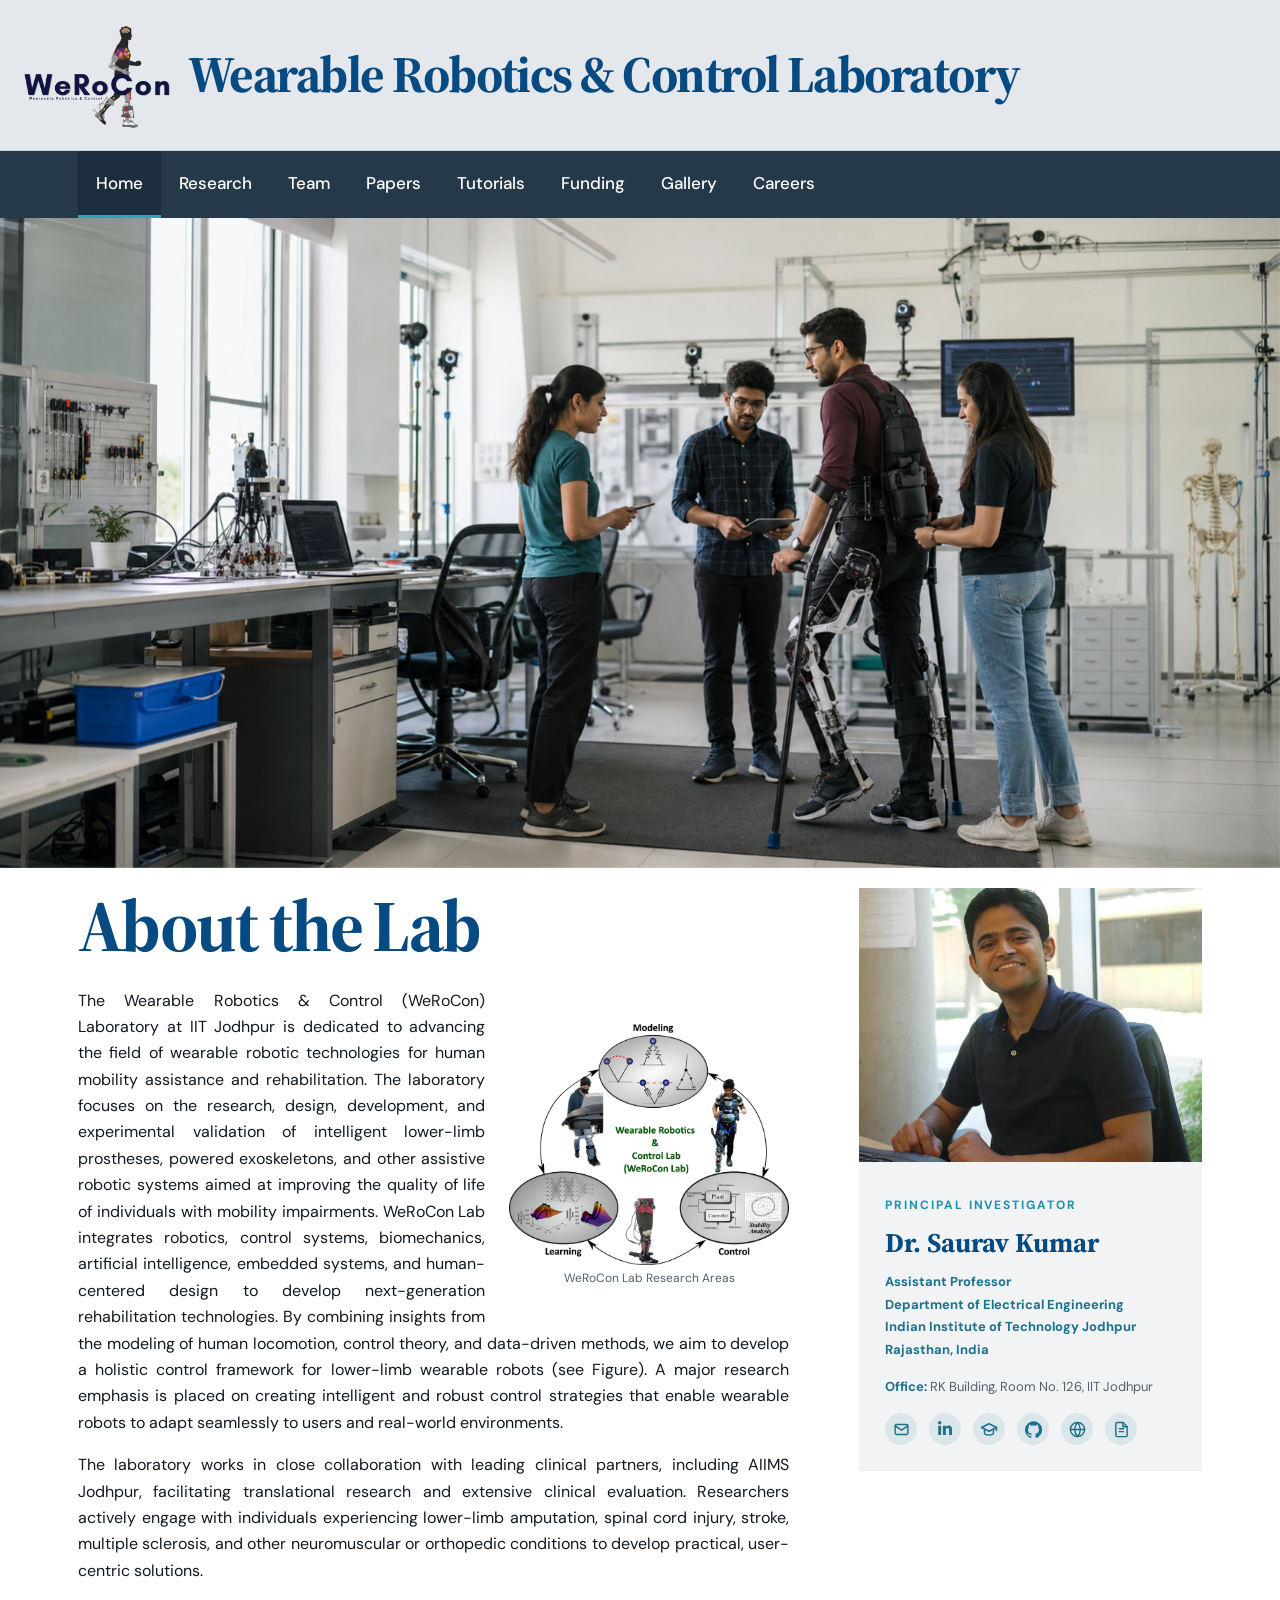
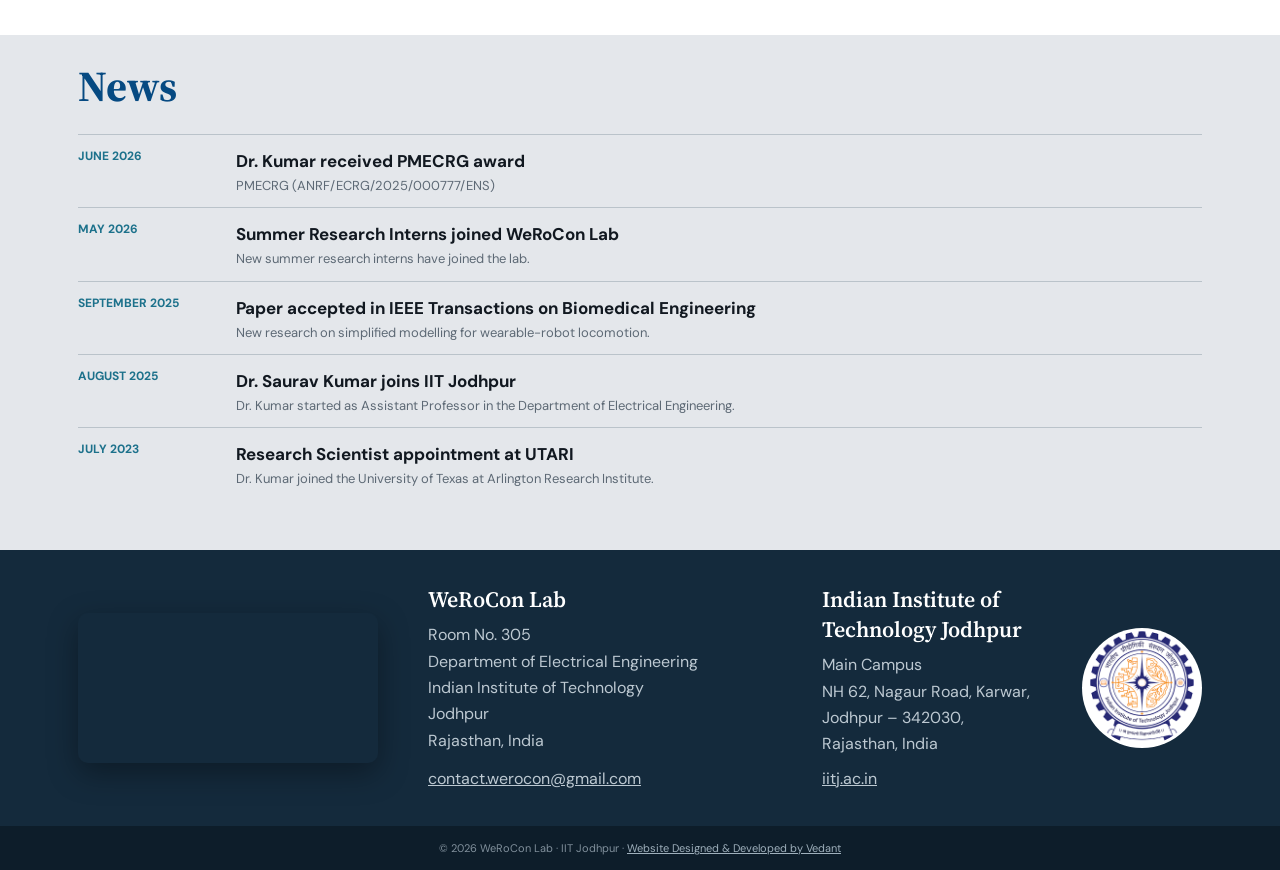
<file: index.html>
<!doctype html><html lang="en"><head><meta charset="utf-8"><meta name="viewport" content="width=device-width,initial-scale=1"><title>WeRoCon Lab | IIT Jodhpur</title><link rel="preconnect" href="https://fonts.googleapis.com"><link rel="preconnect" href="https://fonts.gstatic.com" crossorigin><link href="https://fonts.googleapis.com/css2?family=DM+Sans:wght@400;500;600;700&family=Source+Serif+4:wght@600;700&display=swap" rel="stylesheet"><style>
:root{--blue:#064a82;--black:#111820;--light:#e6e9ed;--muted:#5d6975;--line:#d8dee4;--max:1180px}*{box-sizing:border-box}body{margin:0;color:var(--black);font:16px/1.65 'DM Sans',sans-serif;background:white}a{text-decoration:none;color:inherit}.wrap{max-width:var(--max);margin:auto;padding-left:28px;padding-right:28px}.mast{background:#e4e7eb;border-bottom:1px solid #cbd2d8}.mast .wrap{max-width:none;padding-left:0;padding-right:28px}.mastin{min-height:110px;display:flex;align-items:center;gap:14px}.labmark{width:66px;height:66px}.title strong{display:block;color:var(--blue);font:700 clamp(22px,4vw,56px)/1.08 'Source Serif 4',serif;letter-spacing:-.03em;white-space:nowrap}.title span{color:#57636e;text-transform:uppercase;letter-spacing:.11em;font-size:12px}nav{background:#26394a;color:white;position:sticky;top:0;z-index:10}.navin{display:flex;flex-wrap:wrap}.navin a{padding:18px 18px;border-bottom:3px solid transparent;font-size:17px;font-weight:500}.navin a:hover,.navin a.active{background:#1c2d3d;border-bottom-color:#27a6bf}
.intro{display:grid;grid-template-columns:1.35fr .65fr;gap:70px;padding-top:20px;padding-bottom:35px}.eyebrow{color:#1c91ad;text-transform:uppercase;letter-spacing:.16em;font-weight:700;font-size:12px}h1,h2,h3{font-family:'Source Serif 4',serif}h1{color:var(--blue);font-size:clamp(43px,6vw,73px);line-height:1.02;letter-spacing:-.035em;margin:0 0 25px}.welcome .lead{font-size:20px;color:#435362}.welcome p{max-width:720px;text-align:justify}.side-col{align-self:start;display:flex;flex-direction:column;gap:16px}.pi-card{background:#f1f3f5}.cycle-fig{margin:0;background:#f1f3f5;padding:0}.cycle-fig img{width:100%;height:auto;display:block}.cycle-fig figcaption{font-size:12.5px;color:#52606d;text-align:center;padding:4px 6px}.cycle-fig-inline{float:right;width:280px;max-width:40%;margin:36px 0 14px 24px}.cycle-fig-inline img{width:100%;height:auto;display:block}.cycle-fig-inline figcaption{font-size:12px;color:#52606d;text-align:center;padding:4px 6px}.pi-card img{width:100%;aspect-ratio:1.25/1;object-fit:cover;object-position:center 25%}.pi-copy{padding:26px}.pi-card h2{color:var(--blue);font-size:27px;margin:5px 0;white-space:nowrap}.role{font-size:13px;color:#1c718b;font-weight:700;margin-bottom:17px}.pi-card p{font-size:14px;color:#52606d;margin-bottom:0}.profile{display:inline-block;color:var(--blue);font-weight:700;font-size:13px;margin-top:15px}.block{background:#e4e7eb;padding-top:16px;padding-bottom:50px}.block h2{color:var(--blue);font-size:43px;margin:0 0 12px}.socials{display:flex;gap:12px;margin-top:16px}.socials a{color:#1c718b;display:inline-flex;align-items:center;justify-content:center;width:32px;height:32px;border-radius:50%;background:rgba(28,113,139,.1);transition:color .15s ease,transform .15s ease,background .15s ease}.socials a:hover{background:rgba(6,74,130,.14);color:var(--blue);transform:translateY(-2px)}.socials svg{display:block}.pi-office{font-size:13px;color:#52606d;margin-top:14px}.pi-office b{color:#1c718b}.news-item{display:grid;grid-template-columns:130px 1fr;gap:28px;border-top:1px solid #bac3ca;padding:12px 0}.date{color:#1c718b;font-size:12px;font-weight:700}.news-item h3{font-family:'DM Sans';font-size:17px;margin:0 0 2px}.news-item p{color:var(--muted);font-size:13px;line-height:1.4;margin:0;white-space:nowrap;overflow:hidden;text-overflow:ellipsis}.tag{font-size:10px;letter-spacing:.1em;text-transform:uppercase;border:1px solid #aab4bd;border-radius:16px;padding:4px 10px;height:max-content}
footer{background:#142a3c;color:#d5dce2}
.footin{display:grid;grid-template-columns:auto 1fr auto;gap:50px;align-items:stretch;padding-top:26px;padding-bottom:26px}.lab-video{align-self:center}
.foot-link{display:inline-block;margin-top:8px}.address{display:flex;flex-direction:column;justify-content:space-between}.iitj .foot-body{display:flex;flex-direction:column;justify-content:space-between;flex:1}
.iitj{max-width:380px}
.lab-video{height:150px;width:auto;max-width:100%;border-radius:10px;display:block;box-shadow:0 10px 30px rgba(0,0,0,.35)}
.address small,.iitj small{display:block;color:#84a2b8;text-transform:uppercase;letter-spacing:.15em;margin-bottom:10px;font-size:12px}
.address strong{display:block;color:white;font:600 22px 'Source Serif 4';margin-bottom:8px}
.address p{margin:0;color:#bdc9d2}
.iitj b{display:block;font:600 22px 'Source Serif 4';color:white;margin-bottom:8px}
.iitj span{font-size:16px;color:#bdc9d2;line-height:1.65}
.iitj .official-logo{display:block;flex-shrink:0;width:120px;height:120px;object-fit:contain;background:white;border-radius:50%;padding:3px;margin-top:44px}
.copyright{background:#0d1d2a;text-align:center;padding:13px;color:#81909c;font-size:11px}
@media(max-width:820px){.intro{grid-template-columns:1fr;gap:45px}.side-col{max-width:520px}.cycle-fig-inline{float:none;width:100%;max-width:340px;margin:0 auto 18px}.news-item{grid-template-columns:1fr}.tag{display:none}.footin{grid-template-columns:1fr;padding-top:50px;padding-bottom:50px}.lab-video{height:auto;width:100%;max-width:420px}.iitj{justify-self:start;text-align:left}}@media(max-width:540px){.mastin{min-height:90px}.labmark{width:54px}.title strong{white-space:normal}.title span{font-size:9px}.navin a{padding:12px 10px;font-size:13px}.intro{padding-top:20px}.iitj .official-logo{width:80px;height:80px}}
</style>
<style>
/* Hero photo entrance + slow ambient zoom */
@keyframes heroEntrance{
  0%{opacity:0;transform:scale(1.08);filter:blur(6px);}
  100%{opacity:1;transform:scale(1);filter:blur(0);}
}
@keyframes heroDrift{
  0%{transform:scale(1) translateX(0);}
  50%{transform:scale(1.06) translateX(-1%);}
  100%{transform:scale(1) translateX(0);}
}
.hero-photo{
  animation:heroEntrance 1.4s cubic-bezier(.22,1,.36,1) both,
            heroDrift 18s ease-in-out 1.4s infinite;
  transform-origin:center;
  will-change:transform,opacity,filter;
}
@media (prefers-reduced-motion: reduce){
  .hero-photo{animation:none;}
}
</style><style>.brand-logo{width:240px;height:108px;object-fit:contain;object-position:left center}.hero-photo{display:block;width:100%;height:min(54vw,650px);min-height:340px;object-fit:cover;object-position:center}@media(max-width:540px){.brand-logo{width:165px;height:75px}.hero-photo{min-height:250px}}</style></head><body>
<header class="mast"><div class="mastin" style="padding-left:24px"><div style="display:flex;align-items:center;gap:14px"><img class="brand-logo" style="width:150px;height:auto;object-fit:contain" src="werocon-logo.png" alt="WeRoCon logo"><div class="title"><strong>Wearable Robotics &amp; Control Laboratory</strong></div></div></div></header>
<nav><div class="wrap navin"><a class="active" href="index.html">Home</a><a href="research.html">Research</a><a href="team.html">Team</a><a href="papers.html">Papers</a><a href="tutorials.html">Tutorials</a><a href="funding.html">Funding</a><a href="gallery.html">Gallery</a><a href="careers.html">Careers</a></div></nav><img class="hero-photo" src="lab-hero.png" alt="Researchers working with a wearable robot in the laboratory">
<main><section class="wrap intro"><article class="welcome"><h1>About the Lab</h1><figure class="cycle-fig-inline"><img src="lab-cycle.png" alt="WeRoCon Lab research cycle: modeling, learning and control of wearable robots"><figcaption>WeRoCon Lab Research Areas</figcaption></figure><p style="margin-bottom:0">The Wearable Robotics &amp; Control (WeRoCon) Laboratory at IIT Jodhpur is dedicated to advancing the field of wearable robotic technologies for human mobility assistance and rehabilitation. The laboratory focuses on the research, design, development, and experimental validation of intelligent lower-limb prostheses, powered exoskeletons, and other assistive robotic systems aimed at improving the quality of life of individuals with mobility impairments. WeRoCon Lab integrates robotics, control systems, biomechanics, artificial intelligence, embedded systems, and human-centered design to develop next-generation rehabilitation technologies. By combining insights from the modeling of human locomotion, control theory, and data-driven methods, we aim to develop a holistic control framework for lower-limb wearable robots (see Figure). A major research emphasis is placed on creating intelligent and robust control strategies that enable wearable robots to adapt seamlessly to users and real-world environments.</p><p>The laboratory works in close collaboration with leading clinical partners, including AIIMS Jodhpur, facilitating translational research and extensive clinical evaluation. Researchers actively engage with individuals experiencing lower-limb amputation, spinal cord injury, stroke, multiple sclerosis, and other neuromuscular or orthopedic conditions to develop practical, user-centric solutions.</p></article><aside class="side-col"><div class="pi-card"><img src="saurav.png" alt="Dr Saurav Kumar"><div class="pi-copy"><div class="eyebrow">Principal Investigator</div><h2>Dr. Saurav Kumar</h2><div class="role" style="line-height:1.75;margin-bottom:0">Assistant Professor<br>Department of Electrical Engineering<br>Indian Institute of Technology Jodhpur<br>Rajasthan, India</div><div class="pi-office"><b>Office:</b> RK Building, Room No. 126, IIT Jodhpur</div><div class="socials"><a href="mailto:sauravk@iitj.ac.in" aria-label="Email"><svg viewBox="0 0 24 24" width="17" height="17" fill="none" stroke="currentColor" stroke-width="2" stroke-linecap="round" stroke-linejoin="round" aria-hidden="true"><rect x="3" y="5" width="18" height="14" rx="2"/><path d="m3 7 9 6 9-6"/></svg></a><a href="https://www.linkedin.com/in/sauravk1/" target="_blank" rel="noreferrer" aria-label="LinkedIn"><svg viewBox="0 0 448 512" width="16" height="16" fill="currentColor" aria-hidden="true"><path d="M100.28 448H7.4V148.9h92.88zM53.79 108.1C24.09 108.1 0 83.5 0 53.8a53.79 53.79 0 0 1 107.58 0c0 29.7-24.1 54.3-53.79 54.3zM447.9 448h-92.68V302.4c0-34.7-.7-79.2-48.29-79.2-48.29 0-55.69 37.7-55.69 76.7V448h-92.78V148.9h89.08v40.8h1.3c12.4-23.5 42.69-48.3 87.88-48.3 94 0 111.28 61.9 111.28 142.3z"/></svg></a><a href="https://scholar.google.com/citations?user=i-DtMzcAAAAJ&amp;hl=en" target="_blank" rel="noreferrer" aria-label="Google Scholar"><svg viewBox="0 0 24 24" width="18" height="18" fill="none" stroke="currentColor" stroke-width="2" stroke-linecap="round" stroke-linejoin="round" aria-hidden="true"><path d="M22 10 12 5 2 10l10 5 10-5z"/><path d="M6 12.5V17c0 1.7 2.7 3 6 3s6-1.3 6-3v-4.5"/><path d="M22 10v4"/></svg></a><a href="https://github.com/sauravk-RI" target="_blank" rel="noreferrer" aria-label="GitHub"><svg viewBox="0 0 24 24" width="17" height="17" fill="currentColor" aria-hidden="true"><path d="M12 .5a12 12 0 0 0-3.79 23.39c.6.11.82-.26.82-.58v-2.03c-3.34.72-4.04-1.61-4.04-1.61-.55-1.39-1.34-1.76-1.34-1.76-1.09-.75.08-.73.08-.73 1.21.08 1.84 1.24 1.84 1.24 1.07 1.83 2.81 1.3 3.49.99.11-.78.42-1.3.76-1.6-2.67-.3-5.47-1.33-5.47-5.93 0-1.31.47-2.38 1.24-3.22-.12-.31-.54-1.52.12-3.18 0 0 1.01-.32 3.3 1.23a11.5 11.5 0 0 1 6 0c2.29-1.55 3.3-1.23 3.3-1.23.66 1.66.24 2.87.12 3.18.77.84 1.24 1.91 1.24 3.22 0 4.61-2.81 5.63-5.49 5.93.43.37.82 1.1.82 2.22v3.29c0 .32.22.7.83.58A12 12 0 0 0 12 .5z"/></svg></a><a href="https://sites.google.com/view/sauravkr/home" target="_blank" rel="noreferrer" aria-label="Personal website"><svg viewBox="0 0 24 24" width="17" height="17" fill="none" stroke="currentColor" stroke-width="2" stroke-linecap="round" stroke-linejoin="round" aria-hidden="true"><circle cx="12" cy="12" r="10"/><path d="M2 12h20"/><path d="M12 2a15.3 15.3 0 0 1 4 10 15.3 15.3 0 0 1-4 10 15.3 15.3 0 0 1-4-10 15.3 15.3 0 0 1 4-10z"/></svg></a><a href="https://drive.google.com/file/d/1aX9AjcbVFB9gWeaWd67H2MQp5Xzf6XrU/view?usp=sharing" target="_blank" rel="noreferrer" aria-label="CV"><svg viewBox="0 0 24 24" width="17" height="17" fill="none" stroke="currentColor" stroke-width="2" stroke-linecap="round" stroke-linejoin="round" aria-hidden="true"><path d="M14 2H6a2 2 0 0 0-2 2v16a2 2 0 0 0 2 2h12a2 2 0 0 0 2-2V8z"/><path d="M14 2v6h6"/><path d="M9 15h6"/><path d="M9 11h6"/></svg></a></div></div></div></aside></section>
<section class="block"><div class="wrap"><h2>News</h2><article class="news-item"><time class="date">JUNE 2026</time><div><h3><a href="https://prism.serbonline.in/SRProposalDetails/c30d04090302be18605d83a7a1416ad24b0103af0312696cb60ad847810763b3fa5cf920b20b4ebc3e819732959107619412895b3c735ddac4195c4193c9f748e2439c99993b70224e1d00e8aeb9c7fdfe79f48dcf55b22f5574cf79" target="_blank" rel="noreferrer" style="color:inherit">Dr. Kumar received PMECRG award</a></h3><p>PMECRG (ANRF/ECRG/2025/000777/ENS)</p></div></article><article class="news-item"><time class="date">MAY 2026</time><div><h3>Summer Research Interns joined WeRoCon Lab</h3><p>New summer research interns have joined the lab.</p></div></article><article class="news-item"><time class="date">SEPTEMBER 2025</time><div><h3>Paper accepted in IEEE Transactions on Biomedical Engineering</h3><p>New research on simplified modelling for wearable-robot locomotion.</p></div></article><article class="news-item"><time class="date">AUGUST 2025</time><div><h3><a href="https://iitj.ac.in/People/Profile/b95f072b-c6e6-429f-8061-eb2500a51876" target="_blank" rel="noreferrer" style="color:inherit">Dr. Saurav Kumar joins IIT Jodhpur</a></h3><p>Dr. Kumar started as Assistant Professor in the Department of Electrical Engineering.</p></div></article><article class="news-item"><time class="date">JULY 2023</time><div><h3>Research Scientist appointment at UTARI</h3><p>Dr. Kumar joined the University of Texas at Arlington Research Institute.</p></div></article></div></section>
</main>
<footer><div class="wrap footin" style="grid-template-columns:auto 1fr auto;gap:50px;padding-top:34px;padding-bottom:34px"><video class="lab-video" src="werocon-video.mp4" autoplay muted loop playsinline></video><div class="address"><div class="foot-body"><strong>WeRoCon Lab</strong><p>Room No. 305<br>Department of Electrical Engineering<br>Indian Institute of Technology<br>Jodhpur<br>Rajasthan, India</p></div><a class="foot-link" href="mailto:contact.werocon@gmail.com" style="color:#bdc9d2;text-decoration:underline">contact.werocon@gmail.com</a></div><div class="iitj" style="display:flex;align-items:stretch;gap:16px;text-align:left;flex-direction:row-reverse"><a href="https://www.iitj.ac.in/" target="_blank" rel="noreferrer" style="align-self:flex-start"><img class="official-logo" src="iitj-logo.png" alt="Official IIT Jodhpur logo"></a><div class="foot-body"><b>Indian Institute of Technology Jodhpur</b><span style="font-size:16px;color:#bdc9d2;line-height:1.65;display:block">Main Campus<br>NH 62, Nagaur Road, Karwar,<br>Jodhpur – 342030,<br>Rajasthan, India</span><a class="foot-link" href="https://www.iitj.ac.in/" target="_blank" rel="noreferrer" style="color:#bdc9d2;text-decoration:underline">iitj.ac.in</a></div></div></div><div class="copyright">© 2026 WeRoCon Lab · IIT Jodhpur · <a href="https://vedantxsh23.github.io/Portfolio_vedant/vedant-portfolio.html#projects" target="_blank" rel="noreferrer" style="color:#9fb0bc;text-decoration:underline">Website Designed &amp; Developed by Vedant</a></div></footer>
</body></html>
</file>
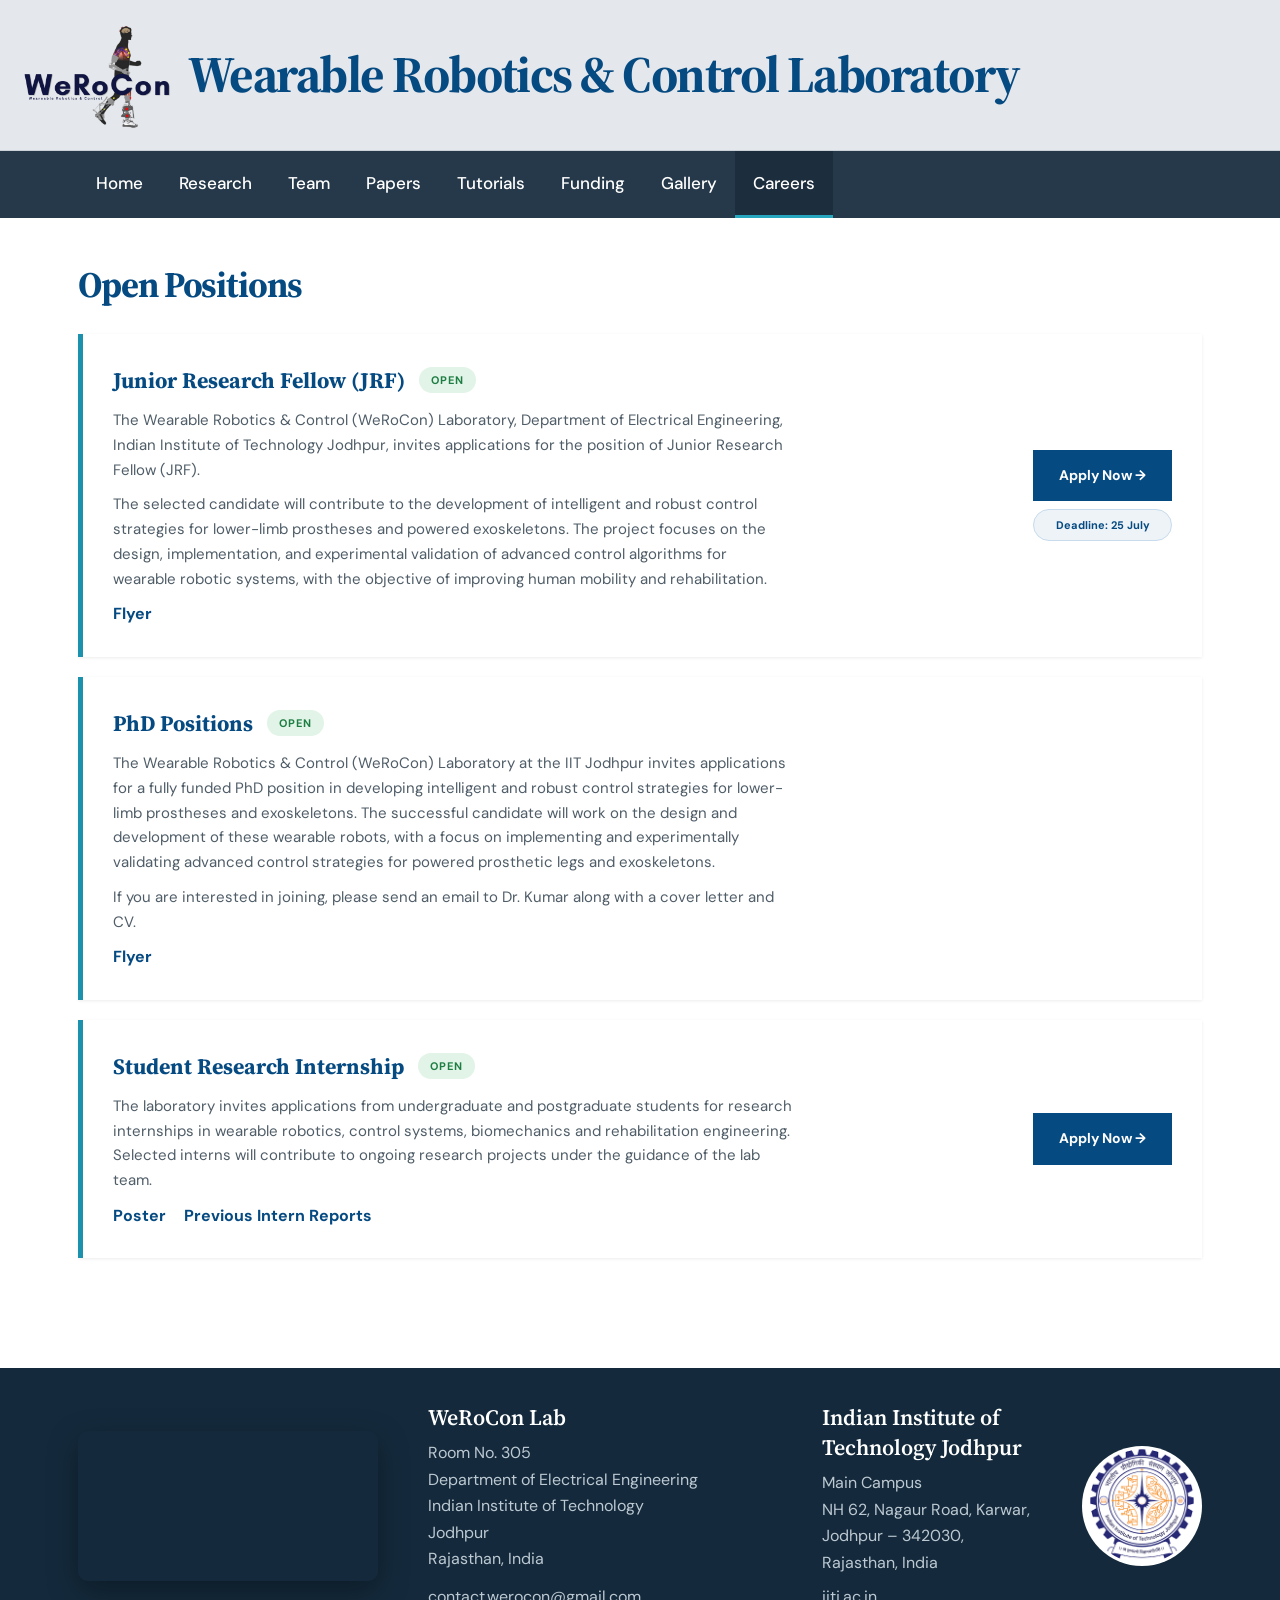
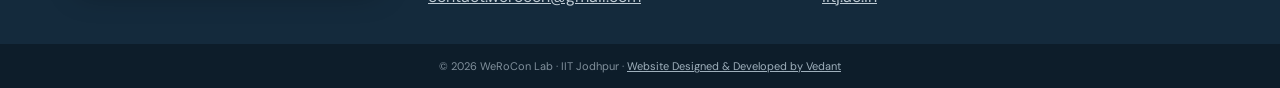
<file: careers.html>
<!doctype html><html lang="en"><head><meta charset="utf-8"><meta name="viewport" content="width=device-width,initial-scale=1"><title>Careers | WeRoCon Lab</title><link rel="preconnect" href="https://fonts.googleapis.com"><link rel="preconnect" href="https://fonts.gstatic.com" crossorigin><link href="https://fonts.googleapis.com/css2?family=DM+Sans:wght@400;500;600;700&family=Source+Serif+4:wght@600;700&display=swap" rel="stylesheet"><style>
:root{--blue:#064a82;--black:#111820;--light:#e6e9ed;--muted:#5d6975;--line:#d8dee4;--max:1180px}*{box-sizing:border-box}body{margin:0;color:var(--black);font:16px/1.65 'DM Sans',sans-serif;background:white}a{text-decoration:none;color:inherit}.wrap{max-width:var(--max);margin:auto;padding-left:28px;padding-right:28px}.mast{background:#e4e7eb;border-bottom:1px solid #cbd2d8}.mast .wrap{max-width:none;padding-left:0;padding-right:28px}.mastin{min-height:110px;display:flex;align-items:center;gap:14px}.title strong{display:block;color:var(--blue);font:700 clamp(22px,4vw,56px)/1.08 'Source Serif 4',serif;letter-spacing:-.03em;white-space:nowrap}.title span{color:#57636e;text-transform:uppercase;letter-spacing:.11em;font-size:12px}nav{background:#26394a;color:white;position:sticky;top:0;z-index:10}.navin{display:flex;flex-wrap:wrap}.navin a{padding:18px 18px;border-bottom:3px solid transparent;font-size:17px;font-weight:500}.navin a:hover,.navin a.active{background:#1c2d3d;border-bottom-color:#27a6bf}
h1,h2,h3{font-family:'Source Serif 4',serif}.eyebrow{color:#1c91ad;text-transform:uppercase;letter-spacing:.16em;font-weight:700;font-size:12px}
.brand-logo{width:150px;height:auto;object-fit:contain}
main{max-width:var(--max);margin:auto;padding:36px 28px 90px}
.pos-heading{color:var(--blue);font-size:36px;line-height:1.02;letter-spacing:-.03em;margin:13px 0 30px}
.position{background:white;border-left:5px solid #1c91ad;padding:28px 30px;display:flex;align-items:center;justify-content:space-between;gap:34px;margin-bottom:20px;box-shadow:0 1px 3px rgba(17,24,32,.08);transition:transform .25s ease,box-shadow .25s ease}
.position:hover{transform:translateY(-4px);box-shadow:0 10px 24px rgba(17,24,32,.1)}
.pos-top{display:flex;align-items:center;gap:14px;flex-wrap:wrap}
.position h3{color:var(--blue);font-size:22px;margin:0}
.status{font-size:11px;font-weight:700;letter-spacing:.08em;text-transform:uppercase;padding:4px 12px;border-radius:16px}
.status.open{background:#e1f4e7;color:#1e7d43}
.position p{color:#4f5d68;font-size:15px;margin:10px 0 10px;max-width:680px}
.pos-links{display:flex;flex-wrap:wrap;gap:18px;margin-top:6px;align-items:center}
.apply:hover{background:#0a5e9e}
.pos-links a.link{color:var(--blue);font-weight:700;border-bottom:1px solid transparent}
.pos-links a.link:hover{border-bottom-color:var(--blue)}
.apply-col{display:flex;flex-direction:column;align-items:stretch;gap:8px}
.apply{background:var(--blue);color:white;padding:14px 26px;font-weight:700;font-size:14px;white-space:nowrap;transition:background .15s ease;display:inline-block;text-align:center}
.deadline-small{font-size:11px;color:var(--blue);font-weight:700;background:#eef3f8;border:1px solid #c7dbec;border-radius:16px;padding:6px 12px;text-align:center}
@media(max-width:820px){.position{display:block}.apply-col{align-items:flex-start;margin-top:16px}.pos-heading{font-size:28px}}
footer{background:#142a3c;color:#d5dce2}
.footin{display:grid;grid-template-columns:auto 1fr auto;gap:50px;align-items:stretch;padding-top:26px;padding-bottom:26px}.lab-video{align-self:center}
.foot-link{display:inline-block;margin-top:8px}.address{display:flex;flex-direction:column;justify-content:space-between}.iitj .foot-body{display:flex;flex-direction:column;justify-content:space-between;flex:1}
.iitj{max-width:380px}
.lab-video{height:150px;width:auto;max-width:100%;border-radius:10px;display:block;box-shadow:0 10px 30px rgba(0,0,0,.35)}
.address small,.iitj small{display:block;color:#84a2b8;text-transform:uppercase;letter-spacing:.15em;margin-bottom:10px;font-size:12px}
.address strong{display:block;color:white;font:600 22px 'Source Serif 4';margin-bottom:8px}
.address p{margin:0;color:#bdc9d2}
.iitj b{display:block;font:600 22px 'Source Serif 4';color:white;margin-bottom:8px}
.iitj span{font-size:16px;color:#bdc9d2;line-height:1.65}
.iitj .official-logo{display:block;flex-shrink:0;width:120px;height:120px;object-fit:contain;background:white;border-radius:50%;padding:3px;margin-top:44px}
.copyright{background:#0d1d2a;text-align:center;padding:13px;color:#81909c;font-size:11px}
@media(max-width:820px){.footin{grid-template-columns:1fr;padding-top:50px;padding-bottom:50px}.lab-video{height:auto;width:100%;max-width:420px}.iitj{justify-self:start;text-align:left}}
@media(max-width:540px){.mastin{min-height:90px}.brand-logo{width:120px}.title strong{white-space:normal}.navin a{padding:12px 10px;font-size:13px}main{padding-top:30px}.iitj .official-logo{width:80px;height:80px}}
</style></head><body>
<header class="mast"><div class="mastin" style="padding-left:24px"><div style="display:flex;align-items:center;gap:14px"><img class="brand-logo" src="werocon-logo.png" alt="WeRoCon logo"><div class="title"><strong>Wearable Robotics &amp; Control Laboratory</strong></div></div></div></header>
<nav><div class="wrap navin"><a href="index.html">Home</a><a href="research.html">Research</a><a href="team.html">Team</a><a href="papers.html">Papers</a><a href="tutorials.html">Tutorials</a><a href="funding.html">Funding</a><a href="gallery.html">Gallery</a><a class="active" href="careers.html">Careers</a></div></nav>

<main>
<h1 class="pos-heading">Open Positions</h1>

<article class="position">
<div class="pos-info">
<div class="pos-top"><h3>Junior Research Fellow (JRF)</h3><span class="status open">Open</span></div>
<p>The Wearable Robotics &amp; Control (WeRoCon) Laboratory, Department of Electrical Engineering, Indian Institute of Technology Jodhpur, invites applications for the position of Junior Research Fellow (JRF).</p>
<p>The selected candidate will contribute to the development of intelligent and robust control strategies for lower-limb prostheses and powered exoskeletons. The project focuses on the design, implementation, and experimental validation of advanced control algorithms for wearable robotic systems, with the objective of improving human mobility and rehabilitation.</p>
<div class="pos-links"><a class="link" href="JRF_advert.pdf" target="_blank" rel="noreferrer">Flyer</a></div>
</div>
<div class="apply-col"><a class="apply" href="https://forms.gle/Wb7YhzgsGLE6CTfZA" target="_blank" rel="noreferrer">Apply Now →</a><span class="deadline-small">Deadline: 25 July</span></div>
</article>

<article class="position">
<div class="pos-info">
<div class="pos-top"><h3>PhD Positions</h3><span class="status open">Open</span></div>
<p>The Wearable Robotics &amp; Control (WeRoCon) Laboratory at the IIT Jodhpur invites applications for a fully funded PhD position in developing intelligent and robust control strategies for lower-limb prostheses and exoskeletons. The successful candidate will work on the design and development of these wearable robots, with a focus on implementing and experimentally validating advanced control strategies for powered prosthetic legs and exoskeletons.</p>
<p>If you are interested in joining, please send an email to Dr. Kumar along with a cover letter and CV.</p>
<div class="pos-links"><a class="link" href="phd1.pdf" target="_blank" rel="noreferrer">Flyer</a></div>
</div>
</article>

<article class="position">
<div class="pos-info">
<div class="pos-top"><h3>Student Research Internship</h3><span class="status open">Open</span></div>
<p>The laboratory invites applications from undergraduate and postgraduate students for research internships in wearable robotics, control systems, biomechanics and rehabilitation engineering. Selected interns will contribute to ongoing research projects under the guidance of the lab team.</p>
<div class="pos-links"><a class="link" href="intern-poster.pdf" target="_blank" rel="noreferrer">Poster</a><a class="link" href="intern-reports.pdf" target="_blank" rel="noreferrer">Previous Intern Reports</a></div>
</div>
<a class="apply" href="https://docs.google.com/forms/d/e/1FAIpQLSfOe5AyKKf2rhv3PqYFEJIBmvdLpMB9YbJTljFWmfapCSjQMw/viewform?usp=header" target="_blank" rel="noreferrer">Apply Now →</a>
</article>

</main>

<footer><div class="wrap footin" style="grid-template-columns:auto 1fr auto;gap:50px;padding-top:34px;padding-bottom:34px"><video class="lab-video" src="werocon-video.mp4" autoplay muted loop playsinline></video><div class="address"><div class="foot-body"><strong>WeRoCon Lab</strong><p>Room No. 305<br>Department of Electrical Engineering<br>Indian Institute of Technology<br>Jodhpur<br>Rajasthan, India</p></div><a class="foot-link" href="mailto:contact.werocon@gmail.com" style="color:#bdc9d2;text-decoration:underline">contact.werocon@gmail.com</a></div><div class="iitj" style="display:flex;align-items:stretch;gap:16px;text-align:left;flex-direction:row-reverse"><a href="https://www.iitj.ac.in/" target="_blank" rel="noreferrer" style="align-self:flex-start"><img class="official-logo" src="iitj-logo.png" alt="Official IIT Jodhpur logo"></a><div class="foot-body"><b>Indian Institute of Technology Jodhpur</b><span style="font-size:16px;color:#bdc9d2;line-height:1.65;display:block">Main Campus<br>NH 62, Nagaur Road, Karwar,<br>Jodhpur – 342030,<br>Rajasthan, India</span><a class="foot-link" href="https://www.iitj.ac.in/" target="_blank" rel="noreferrer" style="color:#bdc9d2;text-decoration:underline">iitj.ac.in</a></div></div></div><div class="copyright">© 2026 WeRoCon Lab · IIT Jodhpur · <a href="https://vedantxsh23.github.io/Portfolio_vedant/vedant-portfolio.html#projects" target="_blank" rel="noreferrer" style="color:#9fb0bc;text-decoration:underline">Website Designed &amp; Developed by Vedant</a></div></footer>
</body></html>
</file>
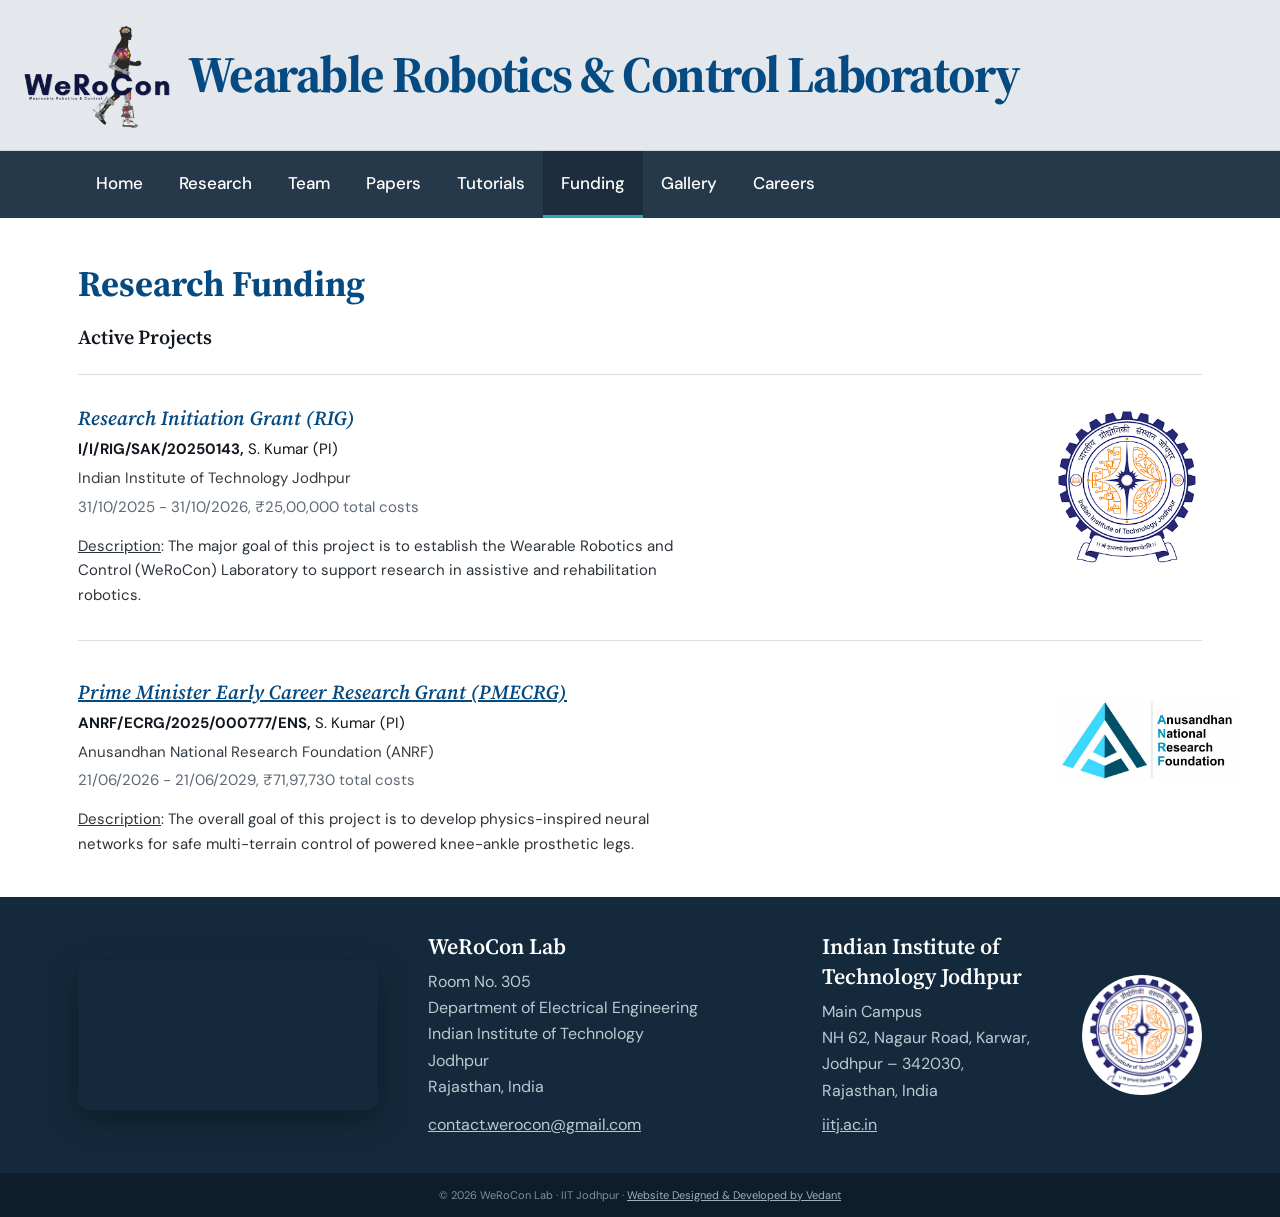
<file: funding.html>
<!doctype html><html lang="en"><head><meta charset="utf-8"><meta name="viewport" content="width=device-width,initial-scale=1"><title>Funding | WeRoCon Lab</title><link rel="preconnect" href="https://fonts.googleapis.com"><link rel="preconnect" href="https://fonts.gstatic.com" crossorigin><link href="https://fonts.googleapis.com/css2?family=DM+Sans:wght@400;500;600;700&family=Source+Serif+4:wght@600;700&display=swap" rel="stylesheet"><style>
:root{--blue:#064a82;--black:#111820;--light:#e6e9ed;--muted:#5d6975;--line:#d8dee4;--max:1180px}*{box-sizing:border-box}body{margin:0;color:var(--black);font:16px/1.65 'DM Sans',sans-serif;background:white}a{text-decoration:none;color:inherit}.wrap{max-width:var(--max);margin:auto;padding-left:28px;padding-right:28px}
.mast{background:#e4e7eb;border-bottom:1px solid #cbd2d8}.mast .wrap{max-width:none;padding-left:0;padding-right:28px}.mastin{min-height:110px;display:flex;align-items:center;gap:14px}.title strong{display:block;color:var(--blue);font:700 clamp(22px,4vw,56px)/1.08 'Source Serif 4',serif;letter-spacing:-.03em;white-space:nowrap}.brand-logo{width:150px;height:auto;object-fit:contain}
nav{background:#26394a;color:white;position:sticky;top:0;z-index:10}.navin{display:flex;flex-wrap:wrap}.navin a{padding:18px 18px;border-bottom:3px solid transparent;font-size:17px;font-weight:500}.navin a:hover,.navin a.active{background:#1c2d3d;border-bottom-color:#27a6bf}
h1,h2,h3{font-family:'Source Serif 4',serif}.eyebrow{color:#1c91ad;text-transform:uppercase;letter-spacing:.16em;font-weight:700;font-size:12px}
.page-hero{padding:70px 0 40px}.page-hero h1{color:var(--blue);font-size:clamp(43px,6vw,73px);line-height:1.02;letter-spacing:-.035em;margin:13px 0 16px}.page-hero .intro{max-width:720px;font-size:20px;color:#435362;margin:0}

.funding-band{background:#ffffff;padding-top:36px;padding-bottom:40px;margin-top:0}
.sec-heading{color:var(--blue);font-size:36px;margin:0 0 8px}
.sub-heading{color:var(--black);font-size:20px;font-weight:600;margin:0 0 20px;font-family:'Source Serif 4',serif}
.sec-sub{color:#4f5d68;font-size:15px;max-width:680px;margin:0 0 32px}

.grant-list{display:flex;flex-direction:column;gap:38px}
.grant-item{display:grid;grid-template-columns:1fr 150px;gap:24px;align-items:start;padding-bottom:32px;border-bottom:1px solid var(--line)}
.grant-item:last-child{border-bottom:none;padding-bottom:0}
.grant-body{max-width:600px}
.grant-item h3{font-style:italic;font-weight:600;color:var(--blue);font-size:20px;margin:0 0 6px;line-height:1.3}
.grant-item .award-no{font-weight:700;color:var(--black);font-size:15px;margin:0 0 4px}
.grant-item .award-no .pi{font-weight:400}
.grant-item .funder{color:#333c44;font-size:15px;margin:0 0 4px}
.grant-item .dates{color:var(--muted);font-size:15px;margin:0 0 14px}
.grant-item .desc{font-size:15px;color:#2b333a;margin:0}
.grant-item .desc u{text-decoration:underline}
.grant-logo{width:150px;height:150px;display:grid;place-items:center;padding:6px}
.grant-logo img{max-width:100%;max-height:100%;object-fit:contain}
.grant-logo.grant-logo--xl{width:190px;height:190px;margin-top:-30px}

.sub-block{padding:60px 0 20px}
.placeholder{background:#f4f6f7;border-left:5px solid #aab4bd;padding:24px 28px;color:#4f5d68;font-size:15px}

footer{background:#142a3c;color:#d5dce2}
.footin{display:grid;grid-template-columns:auto 1fr auto;gap:50px;align-items:stretch;padding-top:26px;padding-bottom:26px}.lab-video{align-self:center}
.foot-link{display:inline-block;margin-top:8px}.address{display:flex;flex-direction:column;justify-content:space-between}.iitj .foot-body{display:flex;flex-direction:column;justify-content:space-between;flex:1}
.iitj{max-width:380px}
.lab-video{height:150px;width:auto;max-width:100%;border-radius:10px;display:block;box-shadow:0 10px 30px rgba(0,0,0,.35)}
.address small,.iitj small{display:block;color:#84a2b8;text-transform:uppercase;letter-spacing:.15em;margin-bottom:10px;font-size:12px}
.address strong{display:block;color:white;font:600 22px 'Source Serif 4';margin-bottom:8px}
.address p{margin:0;color:#bdc9d2}
.iitj b{display:block;font:600 22px 'Source Serif 4';color:white;margin-bottom:8px}
.iitj span{font-size:16px;color:#bdc9d2;line-height:1.65}
.iitj .official-logo{display:block;flex-shrink:0;width:120px;height:120px;object-fit:contain;background:white;border-radius:50%;padding:3px;margin-top:44px}
.copyright{background:#0d1d2a;text-align:center;padding:13px;color:#81909c;font-size:11px}

@media(max-width:820px){
  .grant-item{grid-template-columns:1fr;gap:14px}
  .grant-body{max-width:100%}
  .grant-logo{width:100px;height:100px;order:-1}
  .grant-logo.grant-logo--xl{width:150px;height:150px;max-width:60vw;margin-top:0}
  .footin{grid-template-columns:1fr;padding-top:50px;padding-bottom:50px}
  .lab-video{height:auto;width:100%;max-width:420px}
  .iitj{justify-self:start;text-align:left}
}
@media(max-width:540px){
  .mastin{min-height:90px}.brand-logo{width:120px}.title strong{white-space:normal}
  .navin a{padding:12px 10px;font-size:13px}
  .page-hero{padding-top:50px}
  .iitj .official-logo{width:80px;height:80px}
  .grant-logo.grant-logo--xl{width:120px;height:120px;max-width:50vw}
}
</style></head><body>
<header class="mast"><div class="mastin" style="padding-left:24px"><div style="display:flex;align-items:center;gap:14px"><img class="brand-logo" src="werocon-logo.png" alt="WeRoCon logo"><div class="title"><strong>Wearable Robotics &amp; Control Laboratory</strong></div></div></div></header>
<nav><div class="wrap navin"><a href="index.html">Home</a><a href="research.html">Research</a><a href="team.html">Team</a><a href="papers.html">Papers</a><a href="tutorials.html">Tutorials</a><a class="active" href="funding.html">Funding</a><a href="gallery.html">Gallery</a><a href="careers.html">Careers</a></div></nav>

<main>
<section class="funding-band"><div class="wrap">
<h2 class="sec-heading">Research Funding</h2>

<h3 class="sub-heading">Active Projects</h3>
<hr style="border:none;border-top:1px solid var(--line);margin:0 0 30px">

<div class="grant-list">
<article class="grant-item">
<div class="grant-body">
<h3>Research Initiation Grant (RIG)</h3>
<p class="award-no">I/I/RIG/SAK/20250143, <span class="pi">S. Kumar (PI)</span></p>
<p class="funder">Indian Institute of Technology Jodhpur</p>
<p class="dates">31/10/2025 - 31/10/2026, &#8377;25,00,000 total costs</p>
<p class="desc"><u>Description</u>: The major goal of this project is to establish the Wearable Robotics and Control (WeRoCon) Laboratory to support research in assistive and rehabilitation robotics.</p>
</div>
<div class="grant-logo"><img src="iitj-logo.png" alt="IIT Jodhpur logo"></div>
</article>

<article class="grant-item">
<div class="grant-body">
<h3><a href="https://prism.serbonline.in/SRProposalDetails/c30d04090302be18605d83a7a1416ad24b0103af0312696cb60ad847810763b3fa5cf920b20b4ebc3e819732959107619412895b3c735ddac4195c4193c9f748e2439c99993b70224e1d00e8aeb9c7fdfe79f48dcf55b22f5574cf79" target="_blank" rel="noreferrer" style="color:inherit;text-decoration:underline">Prime Minister Early Career Research Grant (PMECRG)</a></h3>
<p class="award-no">ANRF/ECRG/2025/000777/ENS, <span class="pi">S. Kumar (PI)</span></p>
<p class="funder">Anusandhan National Research Foundation (ANRF)</p>
<p class="dates">21/06/2026 - 21/06/2029, &#8377;71,97,730 total costs</p>
<p class="desc"><u>Description</u>: The overall goal of this project is to develop physics-inspired neural networks for safe multi-terrain control of powered knee-ankle prosthetic legs.</p>
</div>
<div class="grant-logo grant-logo--xl"><a href="https://prism.serbonline.in/SRProposalDetails/c30d04090302be18605d83a7a1416ad24b0103af0312696cb60ad847810763b3fa5cf920b20b4ebc3e819732959107619412895b3c735ddac4195c4193c9f748e2439c99993b70224e1d00e8aeb9c7fdfe79f48dcf55b22f5574cf79" target="_blank" rel="noreferrer"><img src="anrf-logo.jpeg" alt="Anusandhan National Research Foundation logo"></a></div>
</article>
</div>

</div></section>
</main>

<footer><div class="wrap footin" style="grid-template-columns:auto 1fr auto;gap:50px;padding-top:34px;padding-bottom:34px"><video class="lab-video" src="werocon-video.mp4" autoplay muted loop playsinline></video><div class="address"><div class="foot-body"><strong>WeRoCon Lab</strong><p>Room No. 305<br>Department of Electrical Engineering<br>Indian Institute of Technology<br>Jodhpur<br>Rajasthan, India</p></div><a class="foot-link" href="mailto:contact.werocon@gmail.com" style="color:#bdc9d2;text-decoration:underline">contact.werocon@gmail.com</a></div><div class="iitj" style="display:flex;align-items:stretch;gap:16px;text-align:left;flex-direction:row-reverse"><a href="https://www.iitj.ac.in/" target="_blank" rel="noreferrer" style="align-self:flex-start"><img class="official-logo" src="iitj-logo.png" alt="Official IIT Jodhpur logo"></a><div class="foot-body"><b>Indian Institute of Technology Jodhpur</b><span style="font-size:16px;color:#bdc9d2;line-height:1.65;display:block">Main Campus<br>NH 62, Nagaur Road, Karwar,<br>Jodhpur – 342030,<br>Rajasthan, India</span><a class="foot-link" href="https://www.iitj.ac.in/" target="_blank" rel="noreferrer" style="color:#bdc9d2;text-decoration:underline">iitj.ac.in</a></div></div></div><div class="copyright">© 2026 WeRoCon Lab · IIT Jodhpur · <a href="https://vedantxsh23.github.io/Portfolio_vedant/vedant-portfolio.html#projects" target="_blank" rel="noreferrer" style="color:#9fb0bc;text-decoration:underline">Website Designed &amp; Developed by Vedant</a></div></footer>
</body></html>
</file>
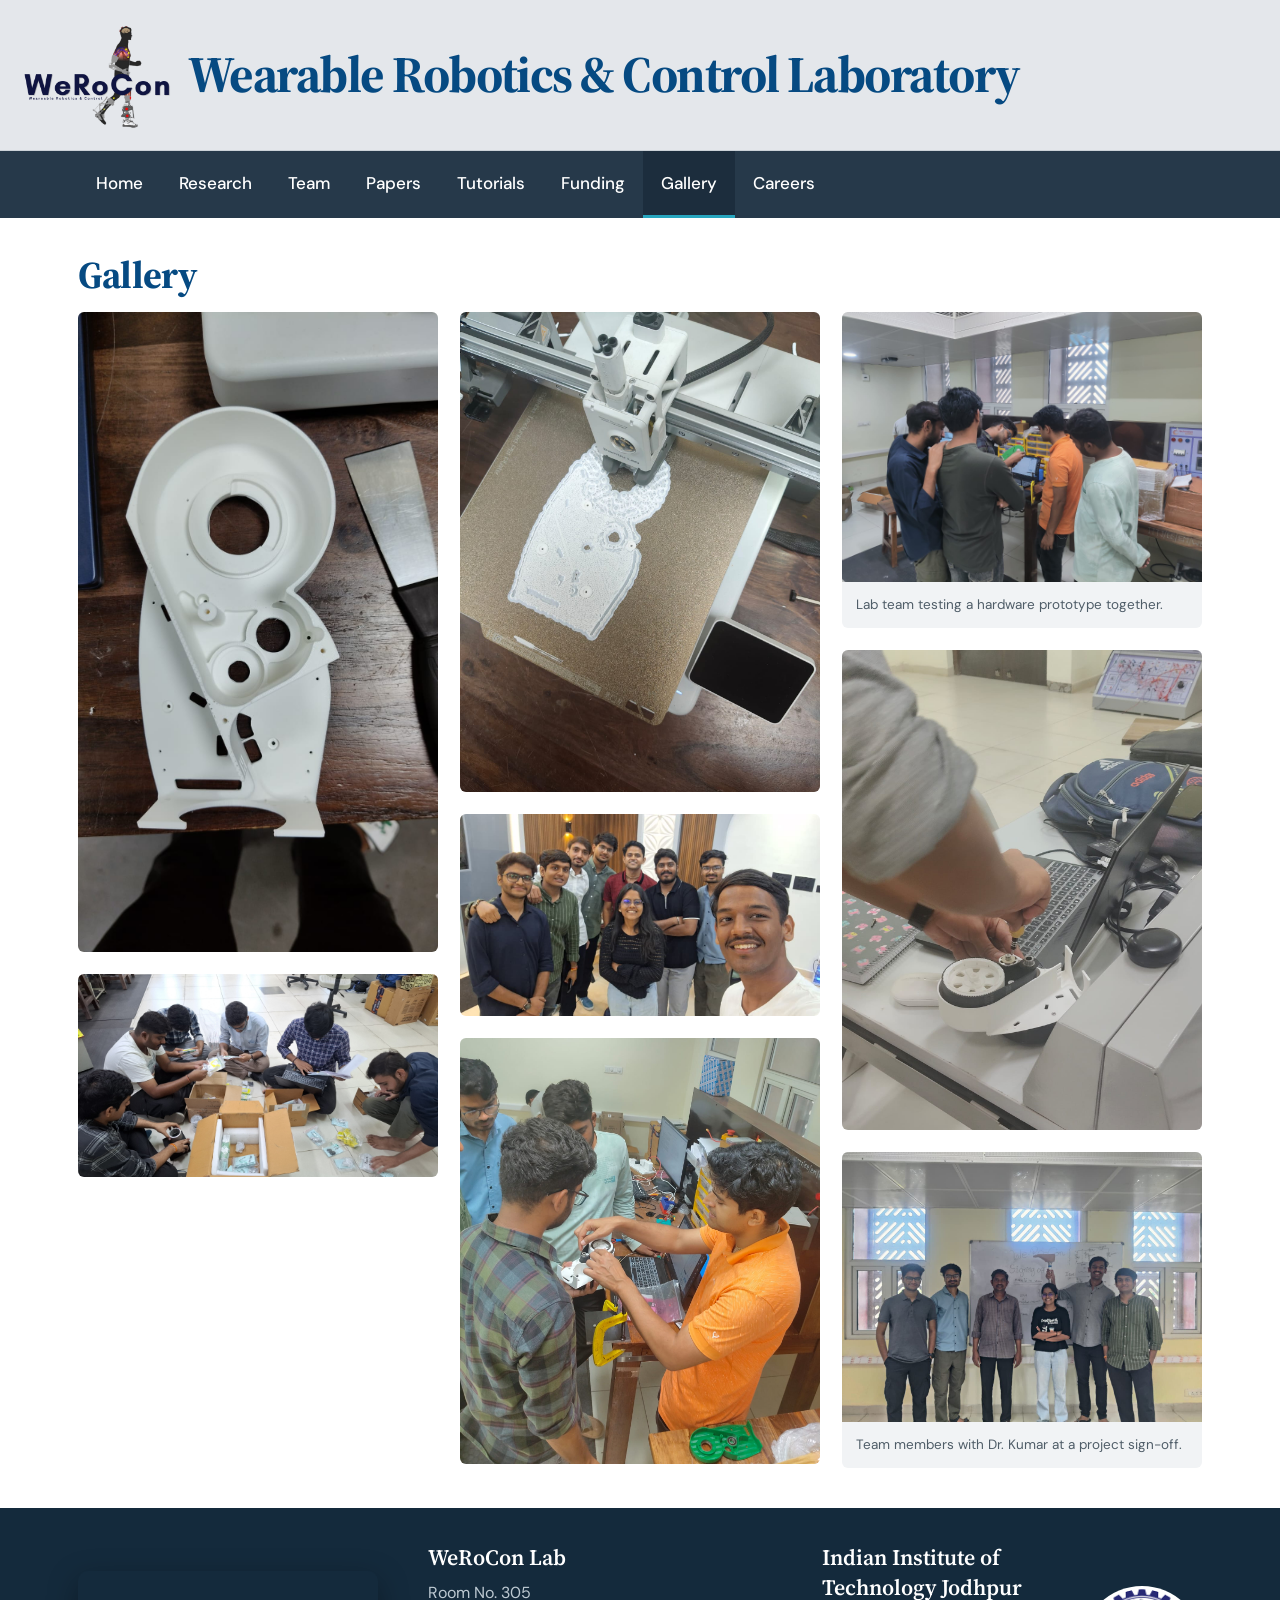
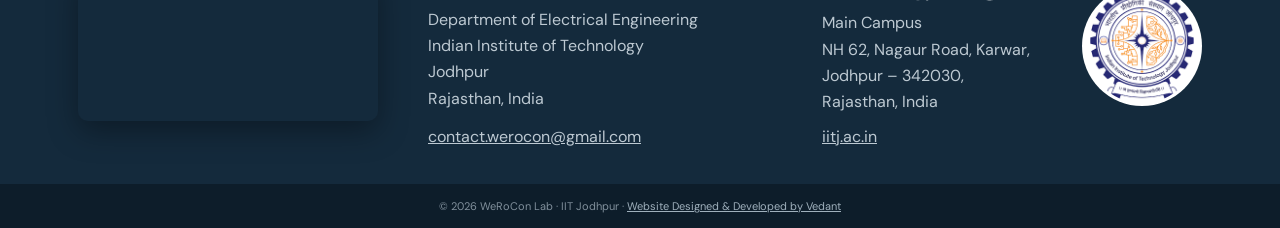
<file: gallery.html>
<!doctype html><html lang="en"><head><meta charset="utf-8"><meta name="viewport" content="width=device-width,initial-scale=1"><title>Gallery | WeRoCon Lab</title><link rel="preconnect" href="https://fonts.googleapis.com"><link rel="preconnect" href="https://fonts.gstatic.com" crossorigin><link href="https://fonts.googleapis.com/css2?family=DM+Sans:wght@400;500;600;700&family=Source+Serif+4:wght@600;700&display=swap" rel="stylesheet"><style>
:root{--blue:#064a82;--black:#111820;--light:#e6e9ed;--muted:#5d6975;--line:#d8dee4;--max:1180px}*{box-sizing:border-box}body{margin:0;color:var(--black);font:16px/1.65 'DM Sans',sans-serif;background:white}a{text-decoration:none;color:inherit}.wrap{max-width:var(--max);margin:auto;padding-left:28px;padding-right:28px}
.mast{background:#e4e7eb;border-bottom:1px solid #cbd2d8}.mast .wrap{max-width:none;padding-left:0;padding-right:28px}.mastin{min-height:110px;display:flex;align-items:center;gap:14px}.title strong{display:block;color:var(--blue);font:700 clamp(22px,4vw,56px)/1.08 'Source Serif 4',serif;letter-spacing:-.03em;white-space:nowrap}.brand-logo{width:150px;height:auto;object-fit:contain}
nav{background:#26394a;color:white;position:sticky;top:0;z-index:10}.navin{display:flex;flex-wrap:wrap}.navin a{padding:18px 18px;border-bottom:3px solid transparent;font-size:17px;font-weight:500}.navin a:hover,.navin a.active{background:#1c2d3d;border-bottom-color:#27a6bf}
h1,h2,h3{font-family:'Source Serif 4',serif}.eyebrow{color:#1c91ad;text-transform:uppercase;letter-spacing:.16em;font-weight:700;font-size:12px}
.page-hero{padding:36px 0 8px}.page-hero h1{color:var(--blue);font-size:38px;line-height:1.15;letter-spacing:-.02em;margin:0}.page-hero .intro{max-width:720px;font-size:20px;color:#435362;margin:0}

.gallery-band{background:#ffffff;padding-top:6px;padding-bottom:40px}
.gallery-grid{columns:3 260px;column-gap:22px}
.gallery-item{margin:0 0 22px;background:#f1f3f5;border-radius:6px;overflow:hidden;break-inside:avoid}
.gallery-item img{width:100%;height:auto;display:block}
.gallery-item figcaption{padding:12px 14px;font-size:13.5px;color:#4f5d68}

footer{background:#142a3c;color:#d5dce2}
.footin{display:grid;grid-template-columns:auto 1fr auto;gap:50px;align-items:stretch;padding-top:26px;padding-bottom:26px}.lab-video{align-self:center}
.foot-link{display:inline-block;margin-top:8px}.address{display:flex;flex-direction:column;justify-content:space-between}.iitj .foot-body{display:flex;flex-direction:column;justify-content:space-between;flex:1}
.iitj{max-width:380px}
.lab-video{height:150px;width:auto;max-width:100%;border-radius:10px;display:block;box-shadow:0 10px 30px rgba(0,0,0,.35)}
.address small,.iitj small{display:block;color:#84a2b8;text-transform:uppercase;letter-spacing:.15em;margin-bottom:10px;font-size:12px}
.address strong{display:block;color:white;font:600 22px 'Source Serif 4';margin-bottom:8px}
.address p{margin:0;color:#bdc9d2}
.iitj b{display:block;font:600 22px 'Source Serif 4';color:white;margin-bottom:8px}
.iitj span{font-size:16px;color:#bdc9d2;line-height:1.65}
.iitj .official-logo{display:block;flex-shrink:0;width:120px;height:120px;object-fit:contain;background:white;border-radius:50%;padding:3px;margin-top:44px}
.copyright{background:#0d1d2a;text-align:center;padding:13px;color:#81909c;font-size:11px}

@media(max-width:900px){
  .gallery-grid{columns:2 260px}
}
@media(max-width:820px){
  .footin{grid-template-columns:1fr;padding-top:50px;padding-bottom:50px}
  .lab-video{height:auto;width:100%;max-width:420px}
  .iitj{justify-self:start;text-align:left}
}
@media(max-width:540px){
  .mastin{min-height:90px}.brand-logo{width:120px}.title strong{white-space:normal}
  .navin a{padding:12px 10px;font-size:13px}
  .page-hero{padding-top:50px}
  .iitj .official-logo{width:80px;height:80px}
  .gallery-grid{columns:1}
}
</style></head><body>
<header class="mast"><div class="mastin" style="padding-left:24px"><div style="display:flex;align-items:center;gap:14px"><img class="brand-logo" src="werocon-logo.png" alt="WeRoCon logo"><div class="title"><strong>Wearable Robotics &amp; Control Laboratory</strong></div></div></div></header>
<nav><div class="wrap navin"><a href="index.html">Home</a><a href="research.html">Research</a><a href="team.html">Team</a><a href="papers.html">Papers</a><a href="tutorials.html">Tutorials</a><a href="funding.html">Funding</a><a class="active" href="gallery.html">Gallery</a><a href="careers.html">Careers</a></div></nav>

<main>
<section class="page-hero"><div class="wrap">
<h1>Gallery</h1>
</div></section>

<section class="gallery-band"><div class="wrap">
<div class="gallery-grid">
<figure class="gallery-item"><img src="gallery-1.jpg" alt="3D printed prosthetic housing component"></figure>
<figure class="gallery-item"><img src="gallery-2.jpg" alt="Lab team unpacking components"></figure>
<figure class="gallery-item"><img src="gallery-3.jpg" alt="3D printer fabricating a lattice part"></figure>
<figure class="gallery-item"><img src="gallery-4.jpg" alt="Assembling the drive wheel mechanism"></figure>
<figure class="gallery-item"><img src="gallery-5.jpg" alt="Students testing a hardware prototype"></figure>
<figure class="gallery-item"><img src="gallery-6.jpg" alt="Lab team testing a hardware prototype"><figcaption>Lab team testing a hardware prototype together.</figcaption></figure>
<figure class="gallery-item"><img src="gallery-7.jpg" alt="Assembling the wheel and gearbox drive unit"></figure>
<figure class="gallery-item"><img src="gallery-8.jpg" alt="Team photo with Dr. Kumar at project sign-off"><figcaption>Team members with Dr. Kumar at a project sign-off.</figcaption></figure>
</div>
</div></section>
</main>

<footer><div class="wrap footin" style="grid-template-columns:auto 1fr auto;gap:50px;padding-top:34px;padding-bottom:34px"><video class="lab-video" src="werocon-video.mp4" autoplay muted loop playsinline></video><div class="address"><div class="foot-body"><strong>WeRoCon Lab</strong><p>Room No. 305<br>Department of Electrical Engineering<br>Indian Institute of Technology<br>Jodhpur<br>Rajasthan, India</p></div><a class="foot-link" href="mailto:contact.werocon@gmail.com" style="color:#bdc9d2;text-decoration:underline">contact.werocon@gmail.com</a></div><div class="iitj" style="display:flex;align-items:stretch;gap:16px;text-align:left;flex-direction:row-reverse"><a href="https://www.iitj.ac.in/" target="_blank" rel="noreferrer" style="align-self:flex-start"><img class="official-logo" src="iitj-logo.png" alt="Official IIT Jodhpur logo"></a><div class="foot-body"><b>Indian Institute of Technology Jodhpur</b><span style="font-size:16px;color:#bdc9d2;line-height:1.65;display:block">Main Campus<br>NH 62, Nagaur Road, Karwar,<br>Jodhpur – 342030,<br>Rajasthan, India</span><a class="foot-link" href="https://www.iitj.ac.in/" target="_blank" rel="noreferrer" style="color:#bdc9d2;text-decoration:underline">iitj.ac.in</a></div></div></div><div class="copyright">© 2026 WeRoCon Lab · IIT Jodhpur · <a href="https://vedantxsh23.github.io/Portfolio_vedant/vedant-portfolio.html#projects" target="_blank" rel="noreferrer" style="color:#9fb0bc;text-decoration:underline">Website Designed &amp; Developed by Vedant</a></div></footer>
</body></html>
</file>
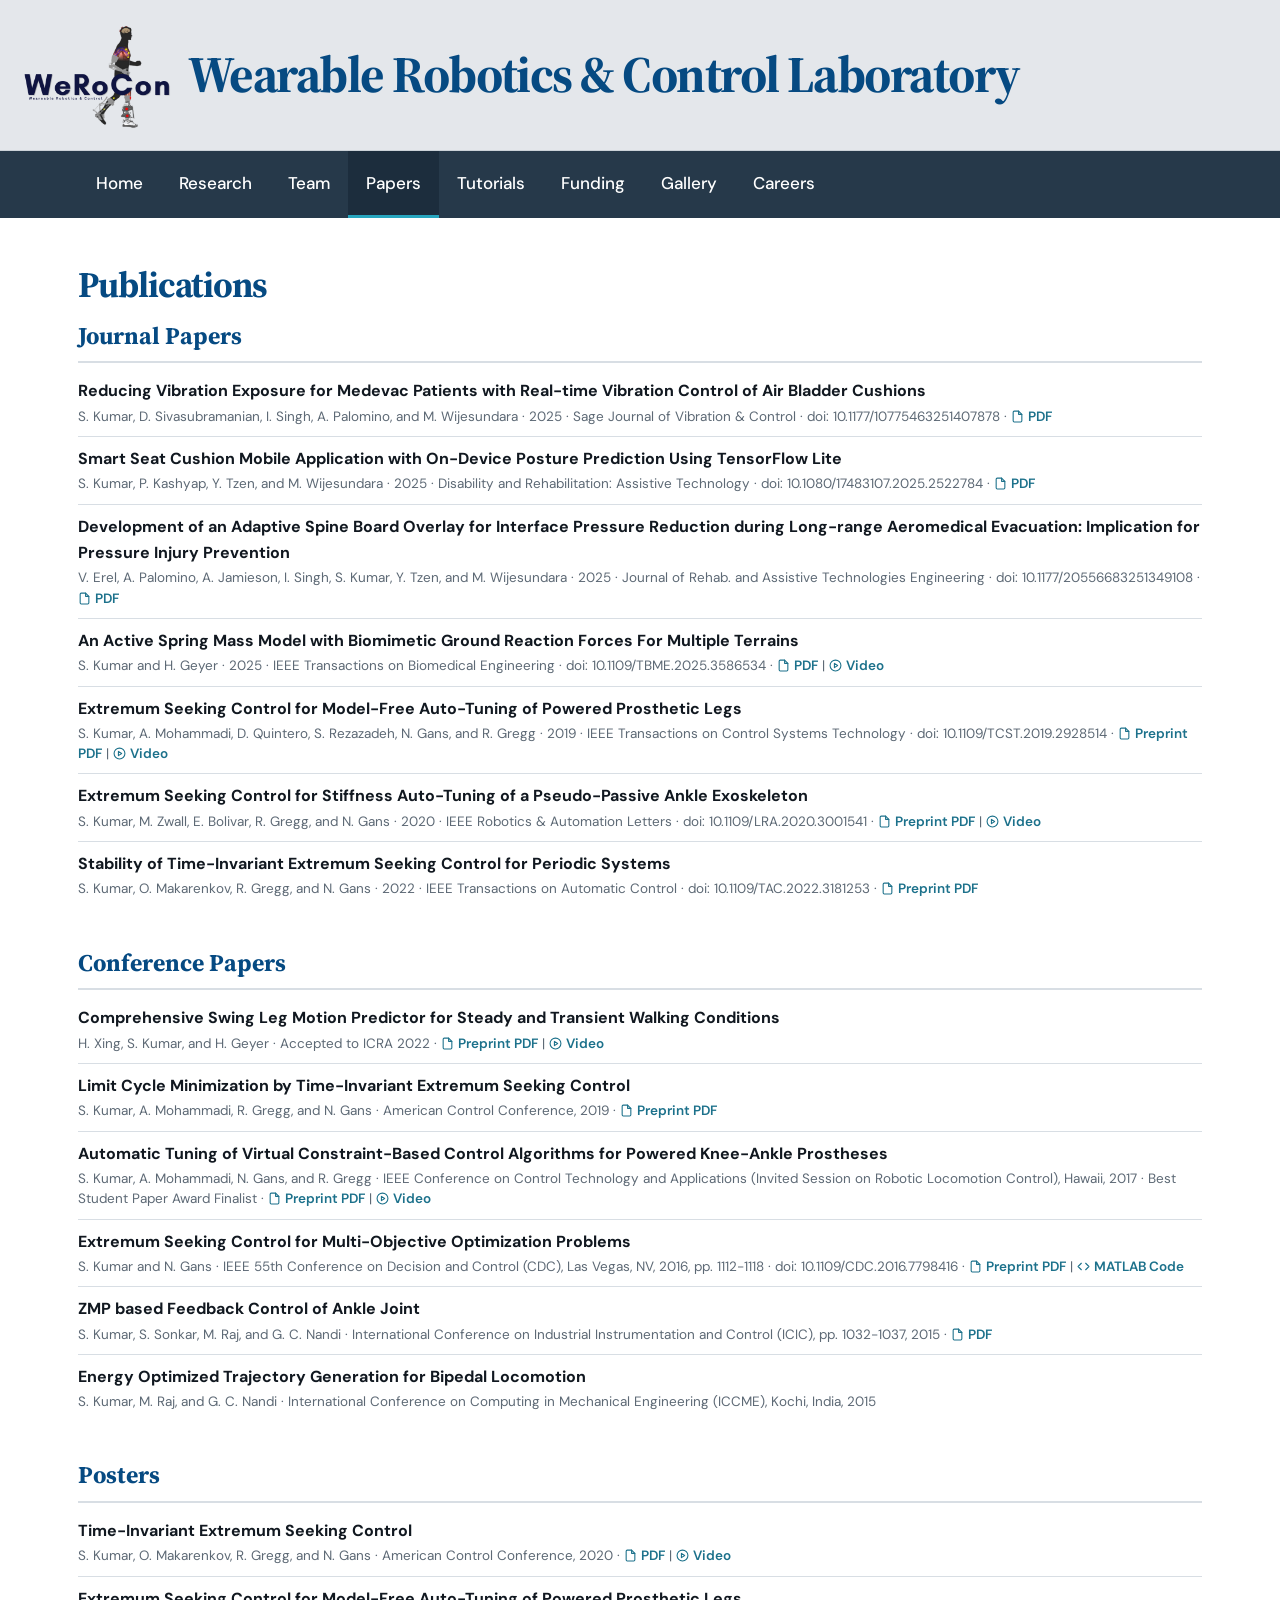
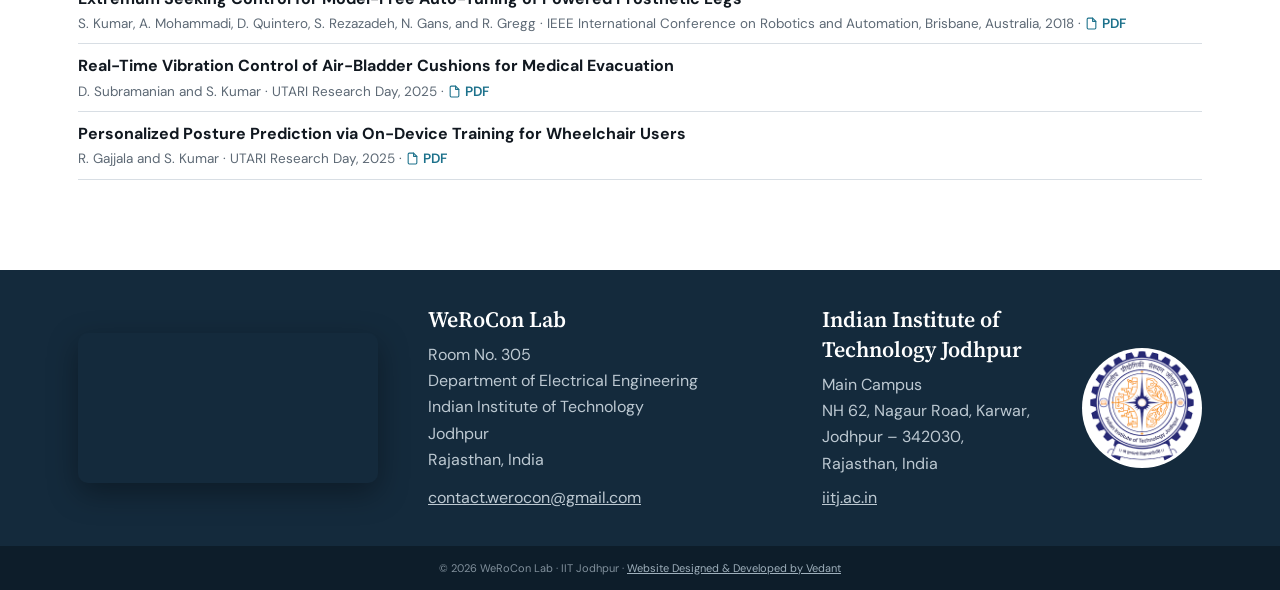
<file: papers.html>
<!doctype html><html lang="en"><head><meta charset="utf-8"><meta name="viewport" content="width=device-width,initial-scale=1"><title>Papers | WeRoCon Lab</title><link rel="preconnect" href="https://fonts.googleapis.com"><link rel="preconnect" href="https://fonts.gstatic.com" crossorigin><link href="https://fonts.googleapis.com/css2?family=DM+Sans:wght@400;500;600;700&family=Source+Serif+4:wght@600;700&display=swap" rel="stylesheet"><style>
:root{--blue:#064a82;--black:#111820;--light:#e6e9ed;--muted:#5d6975;--line:#d8dee4;--max:1180px}*{box-sizing:border-box}body{margin:0;color:var(--black);font:16px/1.65 'DM Sans',sans-serif;background:white}a{text-decoration:none;color:inherit}.wrap{max-width:var(--max);margin:auto;padding-left:28px;padding-right:28px}.mast{background:#e4e7eb;border-bottom:1px solid #cbd2d8}.mast .wrap{max-width:none;padding-left:0;padding-right:28px}.mastin{min-height:110px;display:flex;align-items:center;gap:14px}.title strong{display:block;color:var(--blue);font:700 clamp(22px,4vw,56px)/1.08 'Source Serif 4',serif;letter-spacing:-.03em;white-space:nowrap}
.brand-logo{width:150px;height:auto;object-fit:contain}
nav{background:#26394a;color:white;position:sticky;top:0;z-index:10}.navin{display:flex;flex-wrap:wrap}.navin a{padding:18px 18px;border-bottom:3px solid transparent;font-size:17px;font-weight:500}.navin a:hover,.navin a.active{background:#1c2d3d;border-bottom-color:#27a6bf}
h1,h2,h3{font-family:'Source Serif 4',serif}.eyebrow{color:#1c91ad;text-transform:uppercase;letter-spacing:.16em;font-weight:700;font-size:12px}
main{max-width:var(--max);margin:auto;padding:36px 28px 90px}h1{color:var(--blue);font-size:36px;line-height:1.02;letter-spacing:-.03em;margin:13px 0 12px}
.section-title{color:var(--blue);font-size:24px;margin:34px 0 6px;padding-bottom:6px;border-bottom:2px solid var(--line)}.section-title:first-of-type{margin-top:8px}
.row{border-top:1px solid var(--line);padding:9px 0}.row:last-of-type{border-bottom:1px solid var(--line)}.section-title+.row{border-top:none}
.row h2{font-family:'DM Sans';font-weight:700;font-size:16px;margin:0 0 2px;color:var(--black)}
.row p{margin:0;color:var(--muted);font-size:13.5px;line-height:1.5}
.row p a{color:#1c718b;font-weight:600}.row p a:hover{text-decoration:underline}
footer{background:#142a3c;color:#d5dce2}
.footin{display:grid;grid-template-columns:auto 1fr auto;gap:50px;align-items:stretch;padding-top:26px;padding-bottom:26px}.lab-video{align-self:center}
.foot-link{display:inline-block;margin-top:8px}.address{display:flex;flex-direction:column;justify-content:space-between}.iitj .foot-body{display:flex;flex-direction:column;justify-content:space-between;flex:1}
.iitj{max-width:380px}
.lab-video{height:150px;width:auto;max-width:100%;border-radius:10px;display:block;box-shadow:0 10px 30px rgba(0,0,0,.35)}
.address small,.iitj small{display:block;color:#84a2b8;text-transform:uppercase;letter-spacing:.15em;margin-bottom:10px;font-size:12px}
.address strong{display:block;color:white;font:600 22px 'Source Serif 4';margin-bottom:8px}
.address p{margin:0;color:#bdc9d2}
.iitj b{display:block;font:600 22px 'Source Serif 4';color:white;margin-bottom:8px}
.iitj span{font-size:16px;color:#bdc9d2;line-height:1.65}
.iitj .official-logo{display:block;flex-shrink:0;width:120px;height:120px;object-fit:contain;background:white;border-radius:50%;padding:3px;margin-top:44px}
.copyright{background:#0d1d2a;text-align:center;padding:13px;color:#81909c;font-size:11px}
@media(max-width:820px){.footin{grid-template-columns:1fr;padding-top:50px;padding-bottom:50px}.lab-video{height:auto;width:100%;max-width:420px}.iitj{justify-self:start;text-align:left}}
@media(max-width:540px){.mastin{min-height:90px}.title strong{white-space:normal}.navin a{padding:12px 10px;font-size:13px}main{padding-top:36px}.iitj .official-logo{width:80px;height:80px}}
</style></head><body>
<header class="mast"><div class="mastin" style="padding-left:24px"><div style="display:flex;align-items:center;gap:14px"><img class="brand-logo" style="width:150px;height:auto;object-fit:contain" src="werocon-logo.png" alt="WeRoCon logo"><div class="title"><strong>Wearable Robotics &amp; Control Laboratory</strong></div></div></div></header>
<nav><div class="wrap navin"><a href="index.html">Home</a><a href="research.html">Research</a><a href="team.html">Team</a><a class="active" href="papers.html">Papers</a><a href="tutorials.html">Tutorials</a><a href="funding.html">Funding</a><a href="gallery.html">Gallery</a><a href="careers.html">Careers</a></div></nav>

<main>
<h1>Publications</h1>

<h2 class="section-title">Journal Papers</h2>

<article class="row"><h2>Reducing Vibration Exposure for Medevac Patients with Real-time Vibration Control of Air Bladder Cushions</h2><p>S. Kumar, D. Sivasubramanian, I. Singh, A. Palomino, and M. Wijesundara &middot; 2025 &middot; Sage Journal of Vibration &amp; Control &middot; doi: 10.1177/10775463251407878 &middot; <a href="https://journals.sagepub.com/doi/10.1177/10775463251407878" target="_blank" rel="noopener"><svg viewBox="0 0 24 24" width="13" height="13" fill="none" stroke="currentColor" stroke-width="2" stroke-linecap="round" stroke-linejoin="round" style="vertical-align:-2px;margin-right:4px"><path d="M14 2H6a2 2 0 0 0-2 2v16a2 2 0 0 0 2 2h12a2 2 0 0 0 2-2V8z"/><path d="M14 2v6h6"/></svg>PDF</a></p></article>

<article class="row"><h2>Smart Seat Cushion Mobile Application with On-Device Posture Prediction Using TensorFlow Lite</h2><p>S. Kumar, P. Kashyap, Y. Tzen, and M. Wijesundara &middot; 2025 &middot; Disability and Rehabilitation: Assistive Technology &middot; doi: 10.1080/17483107.2025.2522784 &middot; <a href="https://www.tandfonline.com/doi/full/10.1080/17483107.2025.2522784?src=" target="_blank" rel="noopener"><svg viewBox="0 0 24 24" width="13" height="13" fill="none" stroke="currentColor" stroke-width="2" stroke-linecap="round" stroke-linejoin="round" style="vertical-align:-2px;margin-right:4px"><path d="M14 2H6a2 2 0 0 0-2 2v16a2 2 0 0 0 2 2h12a2 2 0 0 0 2-2V8z"/><path d="M14 2v6h6"/></svg>PDF</a></p></article>

<article class="row"><h2>Development of an Adaptive Spine Board Overlay for Interface Pressure Reduction during Long-range Aeromedical Evacuation: Implication for Pressure Injury Prevention</h2><p>V. Erel, A. Palomino, A. Jamieson, I. Singh, S. Kumar, Y. Tzen, and M. Wijesundara &middot; 2025 &middot; Journal of Rehab. and Assistive Technologies Engineering &middot; doi: 10.1177/20556683251349108 &middot; <a href="https://journals.sagepub.com/doi/full/10.1177/20556683251349108" target="_blank" rel="noopener"><svg viewBox="0 0 24 24" width="13" height="13" fill="none" stroke="currentColor" stroke-width="2" stroke-linecap="round" stroke-linejoin="round" style="vertical-align:-2px;margin-right:4px"><path d="M14 2H6a2 2 0 0 0-2 2v16a2 2 0 0 0 2 2h12a2 2 0 0 0 2-2V8z"/><path d="M14 2v6h6"/></svg>PDF</a></p></article>

<article class="row"><h2>An Active Spring Mass Model with Biomimetic Ground Reaction Forces For Multiple Terrains</h2><p>S. Kumar and H. Geyer &middot; 2025 &middot; IEEE Transactions on Biomedical Engineering &middot; doi: 10.1109/TBME.2025.3586534 &middot; <a href="https://ieeexplore.ieee.org/abstract/document/11072291" target="_blank" rel="noopener"><svg viewBox="0 0 24 24" width="13" height="13" fill="none" stroke="currentColor" stroke-width="2" stroke-linecap="round" stroke-linejoin="round" style="vertical-align:-2px;margin-right:4px"><path d="M14 2H6a2 2 0 0 0-2 2v16a2 2 0 0 0 2 2h12a2 2 0 0 0 2-2V8z"/><path d="M14 2v6h6"/></svg>PDF</a> | <a href="https://drive.google.com/file/d/18i8y1oFViCNjG1A4f699ti_rTZNj8Qj4/view?usp=drive_link" target="_blank" rel="noopener"><svg viewBox="0 0 24 24" width="13" height="13" fill="none" stroke="currentColor" stroke-width="2" stroke-linecap="round" stroke-linejoin="round" style="vertical-align:-2px;margin-right:4px"><path d="m10 8 6 4-6 4V8z"/><circle cx="12" cy="12" r="10"/></svg>Video</a></p></article>

<article class="row"><h2>Extremum Seeking Control for Model-Free Auto-Tuning of Powered Prosthetic Legs</h2><p>S. Kumar, A. Mohammadi, D. Quintero, S. Rezazadeh, N. Gans, and R. Gregg &middot; 2019 &middot; IEEE Transactions on Control Systems Technology &middot; doi: 10.1109/TCST.2019.2928514 &middot; <a href="https://drive.google.com/open?id=1LSJgc0v-K_LlQPfn1pj7iCQ8km92TA_K" target="_blank" rel="noopener"><svg viewBox="0 0 24 24" width="13" height="13" fill="none" stroke="currentColor" stroke-width="2" stroke-linecap="round" stroke-linejoin="round" style="vertical-align:-2px;margin-right:4px"><path d="M14 2H6a2 2 0 0 0-2 2v16a2 2 0 0 0 2 2h12a2 2 0 0 0 2-2V8z"/><path d="M14 2v6h6"/></svg>Preprint PDF</a> | <a href="https://www.youtube.com/watch?v=IP5JwfCHTCw&t=10s" target="_blank" rel="noopener"><svg viewBox="0 0 24 24" width="13" height="13" fill="none" stroke="currentColor" stroke-width="2" stroke-linecap="round" stroke-linejoin="round" style="vertical-align:-2px;margin-right:4px"><path d="m10 8 6 4-6 4V8z"/><circle cx="12" cy="12" r="10"/></svg>Video</a></p></article>

<article class="row"><h2>Extremum Seeking Control for Stiffness Auto-Tuning of a Pseudo-Passive Ankle Exoskeleton</h2><p>S. Kumar, M. Zwall, E. Bolivar, R. Gregg, and N. Gans &middot; 2020 &middot; IEEE Robotics &amp; Automation Letters &middot; doi: 10.1109/LRA.2020.3001541 &middot; <a href="https://drive.google.com/file/d/1cme5fWxtCWeP4_yOduxsDl68mqRq9P4d/view?usp=sharing" target="_blank" rel="noopener"><svg viewBox="0 0 24 24" width="13" height="13" fill="none" stroke="currentColor" stroke-width="2" stroke-linecap="round" stroke-linejoin="round" style="vertical-align:-2px;margin-right:4px"><path d="M14 2H6a2 2 0 0 0-2 2v16a2 2 0 0 0 2 2h12a2 2 0 0 0 2-2V8z"/><path d="M14 2v6h6"/></svg>Preprint PDF</a> | <a href="https://www.youtube.com/watch?v=lO3InHZhsUM" target="_blank" rel="noopener"><svg viewBox="0 0 24 24" width="13" height="13" fill="none" stroke="currentColor" stroke-width="2" stroke-linecap="round" stroke-linejoin="round" style="vertical-align:-2px;margin-right:4px"><path d="m10 8 6 4-6 4V8z"/><circle cx="12" cy="12" r="10"/></svg>Video</a></p></article>

<article class="row"><h2>Stability of Time-Invariant Extremum Seeking Control for Periodic Systems</h2><p>S. Kumar, O. Makarenkov, R. Gregg, and N. Gans &middot; 2022 &middot; IEEE Transactions on Automatic Control &middot; doi: 10.1109/TAC.2022.3181253 &middot; <a href="https://drive.google.com/file/d/1LcLb5jTzgwXj8HG5jPluafWBIRx0HCxL/view?usp=sharing" target="_blank" rel="noopener"><svg viewBox="0 0 24 24" width="13" height="13" fill="none" stroke="currentColor" stroke-width="2" stroke-linecap="round" stroke-linejoin="round" style="vertical-align:-2px;margin-right:4px"><path d="M14 2H6a2 2 0 0 0-2 2v16a2 2 0 0 0 2 2h12a2 2 0 0 0 2-2V8z"/><path d="M14 2v6h6"/></svg>Preprint PDF</a></p></article>

<h2 class="section-title">Conference Papers</h2>

<article class="row"><h2>Comprehensive Swing Leg Motion Predictor for Steady and Transient Walking Conditions</h2><p>H. Xing, S. Kumar, and H. Geyer &middot; Accepted to ICRA 2022 &middot; <a href="https://drive.google.com/file/d/1qknU_5kN5nNM-Df-2jaPI8jk_P6rQpdd/view?usp=sharing" target="_blank" rel="noopener"><svg viewBox="0 0 24 24" width="13" height="13" fill="none" stroke="currentColor" stroke-width="2" stroke-linecap="round" stroke-linejoin="round" style="vertical-align:-2px;margin-right:4px"><path d="M14 2H6a2 2 0 0 0-2 2v16a2 2 0 0 0 2 2h12a2 2 0 0 0 2-2V8z"/><path d="M14 2v6h6"/></svg>Preprint PDF</a> | <a href="https://youtu.be/guMWGszhzj8" target="_blank" rel="noopener"><svg viewBox="0 0 24 24" width="13" height="13" fill="none" stroke="currentColor" stroke-width="2" stroke-linecap="round" stroke-linejoin="round" style="vertical-align:-2px;margin-right:4px"><path d="m10 8 6 4-6 4V8z"/><circle cx="12" cy="12" r="10"/></svg>Video</a></p></article>

<article class="row"><h2>Limit Cycle Minimization by Time-Invariant Extremum Seeking Control</h2><p>S. Kumar, A. Mohammadi, R. Gregg, and N. Gans &middot; American Control Conference, 2019 &middot; <a href="https://drive.google.com/open?id=1gtvgnVffRNVG5Vja8XYcHM75pKURIR6n" target="_blank" rel="noopener"><svg viewBox="0 0 24 24" width="13" height="13" fill="none" stroke="currentColor" stroke-width="2" stroke-linecap="round" stroke-linejoin="round" style="vertical-align:-2px;margin-right:4px"><path d="M14 2H6a2 2 0 0 0-2 2v16a2 2 0 0 0 2 2h12a2 2 0 0 0 2-2V8z"/><path d="M14 2v6h6"/></svg>Preprint PDF</a></p></article>

<article class="row"><h2>Automatic Tuning of Virtual Constraint-Based Control Algorithms for Powered Knee-Ankle Prostheses</h2><p>S. Kumar, A. Mohammadi, N. Gans, and R. Gregg &middot; IEEE Conference on Control Technology and Applications (Invited Session on Robotic Locomotion Control), Hawaii, 2017 &middot; Best Student Paper Award Finalist &middot; <a href="https://drive.google.com/open?id=1tDyy4fYQC37n1W8fjhXnAQB-BvgmmZLa" target="_blank" rel="noopener"><svg viewBox="0 0 24 24" width="13" height="13" fill="none" stroke="currentColor" stroke-width="2" stroke-linecap="round" stroke-linejoin="round" style="vertical-align:-2px;margin-right:4px"><path d="M14 2H6a2 2 0 0 0-2 2v16a2 2 0 0 0 2 2h12a2 2 0 0 0 2-2V8z"/><path d="M14 2v6h6"/></svg>Preprint PDF</a> | <a href="https://www.youtube.com/watch?v=ZGUt7WvqQMc&t=14s" target="_blank" rel="noopener"><svg viewBox="0 0 24 24" width="13" height="13" fill="none" stroke="currentColor" stroke-width="2" stroke-linecap="round" stroke-linejoin="round" style="vertical-align:-2px;margin-right:4px"><path d="m10 8 6 4-6 4V8z"/><circle cx="12" cy="12" r="10"/></svg>Video</a></p></article>

<article class="row"><h2>Extremum Seeking Control for Multi-Objective Optimization Problems</h2><p>S. Kumar and N. Gans &middot; IEEE 55th Conference on Decision and Control (CDC), Las Vegas, NV, 2016, pp. 1112-1118 &middot; doi: 10.1109/CDC.2016.7798416 &middot; <a href="https://drive.google.com/open?id=1x6nyS6pTVBQJjoLWDlwymPYk5mKOlnv4" target="_blank" rel="noopener"><svg viewBox="0 0 24 24" width="13" height="13" fill="none" stroke="currentColor" stroke-width="2" stroke-linecap="round" stroke-linejoin="round" style="vertical-align:-2px;margin-right:4px"><path d="M14 2H6a2 2 0 0 0-2 2v16a2 2 0 0 0 2 2h12a2 2 0 0 0 2-2V8z"/><path d="M14 2v6h6"/></svg>Preprint PDF</a> | <a href="https://drive.google.com/file/d/1O3AqZAVj3nsymz_AtZmMCfj1BvPPwx-v/view?usp=share_link" target="_blank" rel="noopener"><svg viewBox="0 0 24 24" width="13" height="13" fill="none" stroke="currentColor" stroke-width="2" stroke-linecap="round" stroke-linejoin="round" style="vertical-align:-2px;margin-right:4px"><path d="m16 18 6-6-6-6M8 6l-6 6 6 6"/></svg>MATLAB Code</a></p></article>

<article class="row"><h2>ZMP based Feedback Control of Ankle Joint</h2><p>S. Kumar, S. Sonkar, M. Raj, and G. C. Nandi &middot; International Conference on Industrial Instrumentation and Control (ICIC), pp. 1032-1037, 2015 &middot; <a href="https://ieeexplore.ieee.org/document/7150898" target="_blank" rel="noopener"><svg viewBox="0 0 24 24" width="13" height="13" fill="none" stroke="currentColor" stroke-width="2" stroke-linecap="round" stroke-linejoin="round" style="vertical-align:-2px;margin-right:4px"><path d="M14 2H6a2 2 0 0 0-2 2v16a2 2 0 0 0 2 2h12a2 2 0 0 0 2-2V8z"/><path d="M14 2v6h6"/></svg>PDF</a></p></article>

<article class="row"><h2>Energy Optimized Trajectory Generation for Bipedal Locomotion</h2><p>S. Kumar, M. Raj, and G. C. Nandi &middot; International Conference on Computing in Mechanical Engineering (ICCME), Kochi, India, 2015</p></article>

<h2 class="section-title">Posters</h2>

<article class="row"><h2>Time-Invariant Extremum Seeking Control</h2><p>S. Kumar, O. Makarenkov, R. Gregg, and N. Gans &middot; American Control Conference, 2020 &middot; <a href="https://drive.google.com/open?id=1QXMuGQZadv36Bf-V-LFNixGW66xUfAB4" target="_blank" rel="noopener"><svg viewBox="0 0 24 24" width="13" height="13" fill="none" stroke="currentColor" stroke-width="2" stroke-linecap="round" stroke-linejoin="round" style="vertical-align:-2px;margin-right:4px"><path d="M14 2H6a2 2 0 0 0-2 2v16a2 2 0 0 0 2 2h12a2 2 0 0 0 2-2V8z"/><path d="M14 2v6h6"/></svg>PDF</a> | <a href="https://www.youtube.com/watch?v=J1ripLyUNKI&t=6s" target="_blank" rel="noopener"><svg viewBox="0 0 24 24" width="13" height="13" fill="none" stroke="currentColor" stroke-width="2" stroke-linecap="round" stroke-linejoin="round" style="vertical-align:-2px;margin-right:4px"><path d="m10 8 6 4-6 4V8z"/><circle cx="12" cy="12" r="10"/></svg>Video</a></p></article>

<article class="row"><h2>Extremum Seeking Control for Model-Free Auto-Tuning of Powered Prosthetic Legs</h2><p>S. Kumar, A. Mohammadi, D. Quintero, S. Rezazadeh, N. Gans, and R. Gregg &middot; IEEE International Conference on Robotics and Automation, Brisbane, Australia, 2018 &middot; <a href="https://drive.google.com/open?id=1MwOZPO-RFgVvrD0oWWVjt4Mg44vZ4F_H" target="_blank" rel="noopener"><svg viewBox="0 0 24 24" width="13" height="13" fill="none" stroke="currentColor" stroke-width="2" stroke-linecap="round" stroke-linejoin="round" style="vertical-align:-2px;margin-right:4px"><path d="M14 2H6a2 2 0 0 0-2 2v16a2 2 0 0 0 2 2h12a2 2 0 0 0 2-2V8z"/><path d="M14 2v6h6"/></svg>PDF</a></p></article>

<article class="row"><h2>Real-Time Vibration Control of Air-Bladder Cushions for Medical Evacuation</h2><p>D. Subramanian and S. Kumar &middot; UTARI Research Day, 2025 &middot; <a href="https://drive.google.com/file/d/180iYdTw9fbk75070MLRUp9I1Mq8FfKO8/view?usp=drive_link" target="_blank" rel="noopener"><svg viewBox="0 0 24 24" width="13" height="13" fill="none" stroke="currentColor" stroke-width="2" stroke-linecap="round" stroke-linejoin="round" style="vertical-align:-2px;margin-right:4px"><path d="M14 2H6a2 2 0 0 0-2 2v16a2 2 0 0 0 2 2h12a2 2 0 0 0 2-2V8z"/><path d="M14 2v6h6"/></svg>PDF</a></p></article>

<article class="row"><h2>Personalized Posture Prediction via On-Device Training for Wheelchair Users</h2><p>R. Gajjala and S. Kumar &middot; UTARI Research Day, 2025 &middot; <a href="https://drive.google.com/file/d/1_zH_kQ8sX_Ocz8CtOfl9UdO3HFd69kst/view?usp=drive_link" target="_blank" rel="noopener"><svg viewBox="0 0 24 24" width="13" height="13" fill="none" stroke="currentColor" stroke-width="2" stroke-linecap="round" stroke-linejoin="round" style="vertical-align:-2px;margin-right:4px"><path d="M14 2H6a2 2 0 0 0-2 2v16a2 2 0 0 0 2 2h12a2 2 0 0 0 2-2V8z"/><path d="M14 2v6h6"/></svg>PDF</a></p></article>

</main>

<footer><div class="wrap footin" style="grid-template-columns:auto 1fr auto;gap:50px;padding-top:34px;padding-bottom:34px"><video class="lab-video" src="werocon-video.mp4" autoplay muted loop playsinline></video><div class="address"><div class="foot-body"><strong>WeRoCon Lab</strong><p>Room No. 305<br>Department of Electrical Engineering<br>Indian Institute of Technology<br>Jodhpur<br>Rajasthan, India</p></div><a class="foot-link" href="mailto:contact.werocon@gmail.com" style="color:#bdc9d2;text-decoration:underline">contact.werocon@gmail.com</a></div><div class="iitj" style="display:flex;align-items:stretch;gap:16px;text-align:left;flex-direction:row-reverse"><a href="https://www.iitj.ac.in/" target="_blank" rel="noreferrer" style="align-self:flex-start"><img class="official-logo" src="iitj-logo.png" alt="Official IIT Jodhpur logo"></a><div class="foot-body"><b>Indian Institute of Technology Jodhpur</b><span style="font-size:16px;color:#bdc9d2;line-height:1.65;display:block">Main Campus<br>NH 62, Nagaur Road, Karwar,<br>Jodhpur – 342030,<br>Rajasthan, India</span><a class="foot-link" href="https://www.iitj.ac.in/" target="_blank" rel="noreferrer" style="color:#bdc9d2;text-decoration:underline">iitj.ac.in</a></div></div></div><div class="copyright">© 2026 WeRoCon Lab · IIT Jodhpur · <a href="https://vedantxsh23.github.io/Portfolio_vedant/vedant-portfolio.html#projects" target="_blank" rel="noreferrer" style="color:#9fb0bc;text-decoration:underline">Website Designed &amp; Developed by Vedant</a></div></footer>
</body></html>
</file>
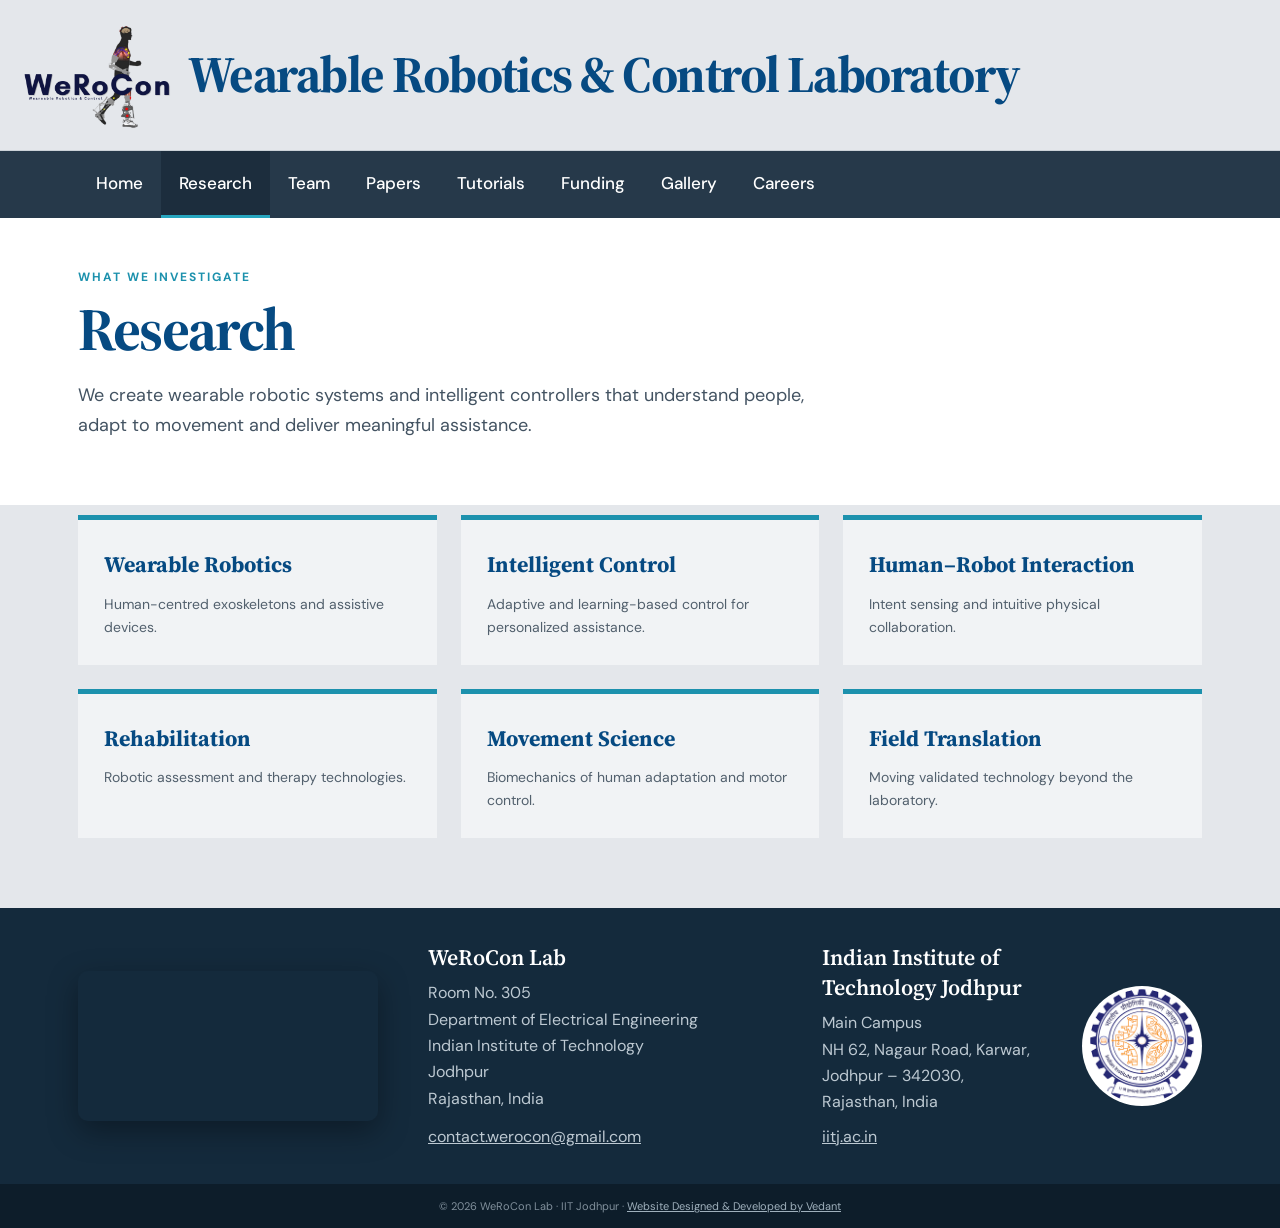
<file: research.html>
<!doctype html><html lang="en"><head><meta charset="utf-8"><meta name="viewport" content="width=device-width,initial-scale=1"><title>Research | WeRoCon Lab</title><link rel="preconnect" href="https://fonts.googleapis.com"><link rel="preconnect" href="https://fonts.gstatic.com" crossorigin><link href="https://fonts.googleapis.com/css2?family=DM+Sans:wght@400;500;600;700&family=Source+Serif+4:wght@600;700&display=swap" rel="stylesheet"><style>
:root{--blue:#064a82;--black:#111820;--light:#e6e9ed;--muted:#5d6975;--line:#d8dee4;--max:1180px}*{box-sizing:border-box}body{margin:0;color:var(--black);font:16px/1.65 'DM Sans',sans-serif;background:white}a{text-decoration:none;color:inherit}.wrap{max-width:var(--max);margin:auto;padding-left:28px;padding-right:28px}.mast{background:#e4e7eb;border-bottom:1px solid #cbd2d8}.mast .wrap{max-width:none;padding-left:0;padding-right:28px}.mastin{min-height:110px;display:flex;align-items:center;gap:14px}.labmark{width:66px;height:66px}.title strong{display:block;color:var(--blue);font:700 clamp(22px,4vw,56px)/1.08 'Source Serif 4',serif;letter-spacing:-.03em;white-space:nowrap}.title span{color:#57636e;text-transform:uppercase;letter-spacing:.11em;font-size:12px}nav{background:#26394a;color:white;position:sticky;top:0;z-index:10}.navin{display:flex;flex-wrap:wrap}.navin a{padding:18px 18px;border-bottom:3px solid transparent;font-size:17px;font-weight:500}.navin a:hover,.navin a.active{background:#1c2d3d;border-bottom-color:#27a6bf}
h1,h2,h3{font-family:'Source Serif 4',serif}
footer{background:#142a3c;color:#d5dce2}
.footin{display:grid;grid-template-columns:auto 1fr auto;gap:50px;align-items:stretch;padding-top:26px;padding-bottom:26px}.lab-video{align-self:center}
.foot-link{display:inline-block;margin-top:8px}.address{display:flex;flex-direction:column;justify-content:space-between}.iitj .foot-body{display:flex;flex-direction:column;justify-content:space-between;flex:1}
.iitj{max-width:380px}
.lab-video{height:150px;width:auto;max-width:100%;border-radius:10px;display:block;box-shadow:0 10px 30px rgba(0,0,0,.35)}
.address small,.iitj small{display:block;color:#84a2b8;text-transform:uppercase;letter-spacing:.15em;margin-bottom:10px;font-size:12px}
.address strong{display:block;color:white;font:600 22px 'Source Serif 4';margin-bottom:8px}
.address p{margin:0;color:#bdc9d2}
.iitj b{display:block;font:600 22px 'Source Serif 4';color:white;margin-bottom:8px}
.iitj span{font-size:16px;color:#bdc9d2;line-height:1.65}
.iitj .official-logo{display:block;flex-shrink:0;width:120px;height:120px;object-fit:contain;background:white;border-radius:50%;padding:3px;margin-top:44px}
.copyright{background:#0d1d2a;text-align:center;padding:13px;color:#81909c;font-size:11px}
@media(max-width:820px){.footin{grid-template-columns:1fr;padding-top:50px;padding-bottom:50px}.lab-video{height:auto;width:100%;max-width:420px}.iitj{justify-self:start;text-align:left}}
@media(max-width:540px){.mastin{min-height:90px}.labmark{width:54px}.title strong{white-space:normal}.title span{font-size:9px}.navin a{padding:12px 10px;font-size:13px}.iitj .official-logo{width:80px;height:80px}}
</style>
<style>.brand-logo{width:240px;height:108px;object-fit:contain;object-position:left center}@media(max-width:540px){.brand-logo{width:165px;height:75px}}
/* ---- Research page ---- */
.research-page{padding-top:50px;padding-bottom:20px}
.research-page .eyebrow{color:#1c91ad;text-transform:uppercase;letter-spacing:.16em;font-weight:700;font-size:12px}
.research-page h1{color:var(--blue);font-size:clamp(38px,5.5vw,60px);line-height:1.05;letter-spacing:-.03em;margin:10px 0 20px}
.research-page .intro{font-size:18px;color:#435362;max-width:760px;margin:0 0 45px}
.research-block{background:#e4e7eb;padding-top:10px;padding-bottom:70px}
.card-grid{display:grid;grid-template-columns:repeat(3,1fr);gap:24px}
.card{background:#f1f3f5;border-top:5px solid #1c91ad;padding:26px}
.card h2{color:var(--blue);font-size:22px;margin:0 0 10px}
.card p{color:#52606d;font-size:14px;margin:0}
@media(max-width:900px){.card-grid{grid-template-columns:repeat(2,1fr)}}
@media(max-width:600px){.card-grid{grid-template-columns:1fr}.research-page{padding-top:30px}}
</style></head><body>
<header class="mast"><div class="mastin" style="padding-left:24px"><div style="display:flex;align-items:center;gap:14px"><img class="brand-logo" style="width:150px;height:auto;object-fit:contain" src="werocon-logo.png" alt="WeRoCon logo"><div class="title"><strong>Wearable Robotics &amp; Control Laboratory</strong></div></div></div></header>
<nav><div class="wrap navin"><a href="index.html">Home</a><a class="active" href="research.html">Research</a><a href="team.html">Team</a><a href="papers.html">Papers</a><a href="tutorials.html">Tutorials</a><a href="funding.html">Funding</a><a href="gallery.html">Gallery</a><a href="careers.html">Careers</a></div></nav>

<main>
<section class="wrap research-page">
<div class="eyebrow">What we investigate</div>
<h1>Research</h1>
<p class="intro">We create wearable robotic systems and intelligent controllers that understand people, adapt to movement and deliver meaningful assistance.</p>
</section>
<section class="research-block"><div class="wrap"><div class="card-grid">
<article class="card"><h2>Wearable Robotics</h2><p>Human-centred exoskeletons and assistive devices.</p></article>
<article class="card"><h2>Intelligent Control</h2><p>Adaptive and learning-based control for personalized assistance.</p></article>
<article class="card"><h2>Human&ndash;Robot Interaction</h2><p>Intent sensing and intuitive physical collaboration.</p></article>
<article class="card"><h2>Rehabilitation</h2><p>Robotic assessment and therapy technologies.</p></article>
<article class="card"><h2>Movement Science</h2><p>Biomechanics of human adaptation and motor control.</p></article>
<article class="card"><h2>Field Translation</h2><p>Moving validated technology beyond the laboratory.</p></article>
</div></div></section>
</main>

<footer><div class="wrap footin" style="grid-template-columns:auto 1fr auto;gap:50px;padding-top:34px;padding-bottom:34px"><video class="lab-video" src="werocon-video.mp4" autoplay muted loop playsinline></video><div class="address"><div class="foot-body"><strong>WeRoCon Lab</strong><p>Room No. 305<br>Department of Electrical Engineering<br>Indian Institute of Technology<br>Jodhpur<br>Rajasthan, India</p></div><a class="foot-link" href="mailto:contact.werocon@gmail.com" style="color:#bdc9d2;text-decoration:underline">contact.werocon@gmail.com</a></div><div class="iitj" style="display:flex;align-items:stretch;gap:16px;text-align:left;flex-direction:row-reverse"><a href="https://www.iitj.ac.in/" target="_blank" rel="noreferrer" style="align-self:flex-start"><img class="official-logo" src="iitj-logo.png" alt="Official IIT Jodhpur logo"></a><div class="foot-body"><b>Indian Institute of Technology Jodhpur</b><span style="font-size:16px;color:#bdc9d2;line-height:1.65;display:block">Main Campus<br>NH 62, Nagaur Road, Karwar,<br>Jodhpur – 342030,<br>Rajasthan, India</span><a class="foot-link" href="https://www.iitj.ac.in/" target="_blank" rel="noreferrer" style="color:#bdc9d2;text-decoration:underline">iitj.ac.in</a></div></div></div><div class="copyright">© 2026 WeRoCon Lab · IIT Jodhpur · <a href="https://vedantxsh23.github.io/Portfolio_vedant/vedant-portfolio.html#projects" target="_blank" rel="noreferrer" style="color:#9fb0bc;text-decoration:underline">Website Designed &amp; Developed by Vedant</a></div></footer>
</body></html>
</file>
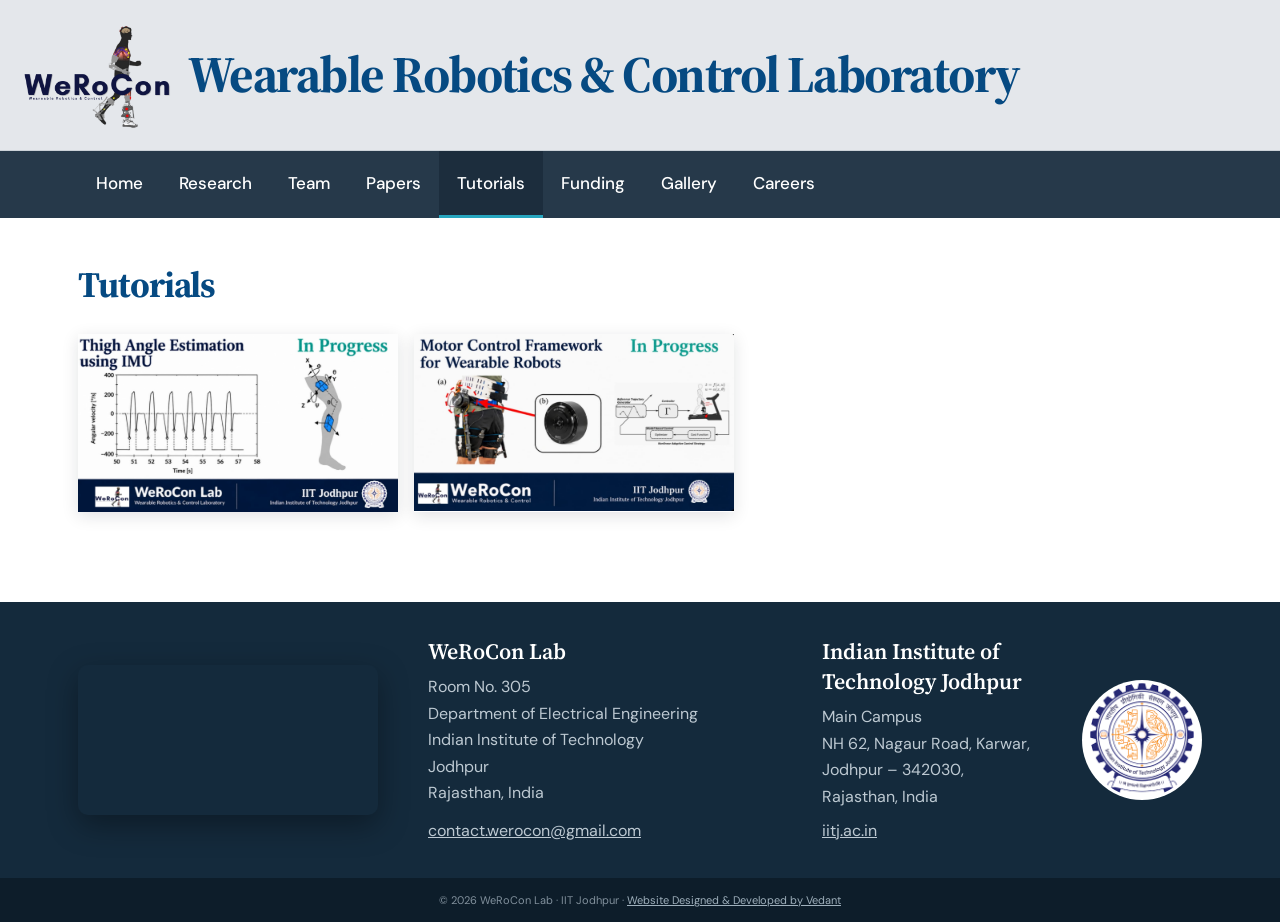
<file: tutorials.html>
<!doctype html><html lang="en"><head><meta charset="utf-8"><meta name="viewport" content="width=device-width,initial-scale=1"><title>Tutorials | WeRoCon Lab</title><link rel="preconnect" href="https://fonts.googleapis.com"><link rel="preconnect" href="https://fonts.gstatic.com" crossorigin><link href="https://fonts.googleapis.com/css2?family=DM+Sans:wght@400;500;600;700&family=Source+Serif+4:wght@600;700&display=swap" rel="stylesheet"><style>
:root{--blue:#064a82;--black:#111820;--light:#e6e9ed;--muted:#5d6975;--line:#d8dee4;--max:1180px}*{box-sizing:border-box}body{margin:0;color:var(--black);font:16px/1.65 'DM Sans',sans-serif;background:white}a{text-decoration:none;color:inherit}.wrap{max-width:var(--max);margin:auto;padding-left:28px;padding-right:28px}.mast{background:#e4e7eb;border-bottom:1px solid #cbd2d8}.mast .wrap{padding-left:0;padding-right:28px}.mastin{min-height:110px;display:flex;align-items:center;gap:14px}.title strong{display:block;color:var(--blue);font:700 clamp(22px,4vw,56px)/1.08 'Source Serif 4',serif;letter-spacing:-.03em;white-space:nowrap}nav{background:#26394a;color:white;position:sticky;top:0;z-index:10}.navin{display:flex;flex-wrap:wrap}.navin a{padding:18px 18px;border-bottom:3px solid transparent;font-size:17px;font-weight:500}.navin a:hover,.navin a.active{background:#1c2d3d;border-bottom-color:#27a6bf}
h1,h2,h3{font-family:'Source Serif 4',serif}
.brand-logo{width:150px;height:auto;object-fit:contain}
.page-head{padding-top:36px;padding-bottom:20px}
.page-head h1{color:var(--blue);font-size:36px;line-height:1.02;letter-spacing:-.03em;margin:13px 0 0}
.tut-grid{display:grid;grid-template-columns:repeat(2,320px);gap:16px;padding-top:10px;padding-bottom:90px}
.tut-card{position:relative;display:block;box-shadow:0 4px 16px rgba(17,24,32,.12);border-radius:0;overflow:hidden}
.tut-card img{width:100%;height:auto;display:block;object-fit:contain;transition:transform .3s ease}
.tut-card:hover img{transform:scale(1.02)}
footer{background:#142a3c;color:#d5dce2}
.footin{display:grid;grid-template-columns:auto 1fr auto;gap:50px;align-items:stretch;padding-top:26px;padding-bottom:26px}.lab-video{align-self:center}
.foot-link{display:inline-block;margin-top:8px}.address{display:flex;flex-direction:column;justify-content:space-between}.iitj .foot-body{display:flex;flex-direction:column;justify-content:space-between;flex:1}
.iitj{max-width:380px}
.lab-video{height:150px;width:auto;max-width:100%;border-radius:10px;display:block;box-shadow:0 10px 30px rgba(0,0,0,.35)}
.address small,.iitj small{display:block;color:#84a2b8;text-transform:uppercase;letter-spacing:.15em;margin-bottom:10px;font-size:12px}
.address strong{display:block;color:white;font:600 22px 'Source Serif 4';margin-bottom:8px}
.address p{margin:0;color:#bdc9d2}
.iitj b{display:block;font:600 22px 'Source Serif 4';color:white;margin-bottom:8px}
.iitj span{font-size:16px;color:#bdc9d2;line-height:1.65}
.iitj .official-logo{display:block;flex-shrink:0;width:120px;height:120px;object-fit:contain;background:white;border-radius:50%;padding:3px;margin-top:44px}
.copyright{background:#0d1d2a;text-align:center;padding:13px;color:#81909c;font-size:11px}
@media(max-width:820px){.tut-grid{grid-template-columns:1fr;max-width:320px}.footin{grid-template-columns:1fr;padding-top:50px;padding-bottom:50px}.lab-video{height:auto;width:100%;max-width:420px}.iitj{justify-self:start;text-align:left}}
@media(max-width:540px){.mastin{min-height:90px}.title strong{white-space:normal}.navin a{padding:12px 10px;font-size:13px}.page-head{padding-top:30px}.iitj .official-logo{width:80px;height:80px}}
</style></head><body>
<header class="mast"><div class="mastin" style="padding-left:24px"><div style="display:flex;align-items:center;gap:14px"><img class="brand-logo" src="werocon-logo.png" alt="WeRoCon logo"><div class="title"><strong>Wearable Robotics &amp; Control Laboratory</strong></div></div></div></header>
<nav><div class="wrap navin"><a href="index.html">Home</a><a href="research.html">Research</a><a href="team.html">Team</a><a href="papers.html">Papers</a><a class="active" href="tutorials.html">Tutorials</a><a href="funding.html">Funding</a><a href="gallery.html">Gallery</a><a href="careers.html">Careers</a></div></nav>
<main>
<section class="wrap page-head">
  <h1>Tutorials</h1>
</section>
<section class="wrap">
  <div class="tut-grid">
    <a class="tut-card" href="https://vedantxsh23.github.io/werocon-website/pages/imu.html">
      <img src="imu-cover.jpg" alt="Thigh angle estimation using IMU tutorial cover">
    </a>
    <a class="tut-card" href="https://vedantxsh23.github.io/werocon-website/pages/motoecontrol.html">
      <img src="motorcontrol.png" alt="Motor control tutorial cover">
    </a>
  </div>
</section>
</main>
<footer><div class="wrap footin" style="grid-template-columns:auto 1fr auto;gap:50px;padding-top:34px;padding-bottom:34px"><video class="lab-video" src="werocon-video.mp4" autoplay muted loop playsinline></video><div class="address"><div class="foot-body"><strong>WeRoCon Lab</strong><p>Room No. 305<br>Department of Electrical Engineering<br>Indian Institute of Technology<br>Jodhpur<br>Rajasthan, India</p></div><a class="foot-link" href="mailto:contact.werocon@gmail.com" style="color:#bdc9d2;text-decoration:underline">contact.werocon@gmail.com</a></div><div class="iitj" style="display:flex;align-items:stretch;gap:16px;text-align:left;flex-direction:row-reverse"><a href="https://www.iitj.ac.in/" target="_blank" rel="noreferrer" style="align-self:flex-start"><img class="official-logo" src="iitj-logo.png" alt="Official IIT Jodhpur logo"></a><div class="foot-body"><b>Indian Institute of Technology Jodhpur</b><span style="font-size:16px;color:#bdc9d2;line-height:1.65;display:block">Main Campus<br>NH 62, Nagaur Road, Karwar,<br>Jodhpur – 342030,<br>Rajasthan, India</span><a class="foot-link" href="https://www.iitj.ac.in/" target="_blank" rel="noreferrer" style="color:#bdc9d2;text-decoration:underline">iitj.ac.in</a></div></div></div><div class="copyright">© 2026 WeRoCon Lab · IIT Jodhpur · <a href="https://vedantxsh23.github.io/Portfolio_vedant/vedant-portfolio.html#projects" target="_blank" rel="noreferrer" style="color:#9fb0bc;text-decoration:underline">Website Designed &amp; Developed by Vedant</a></div></footer>
</body></html>
</file>
